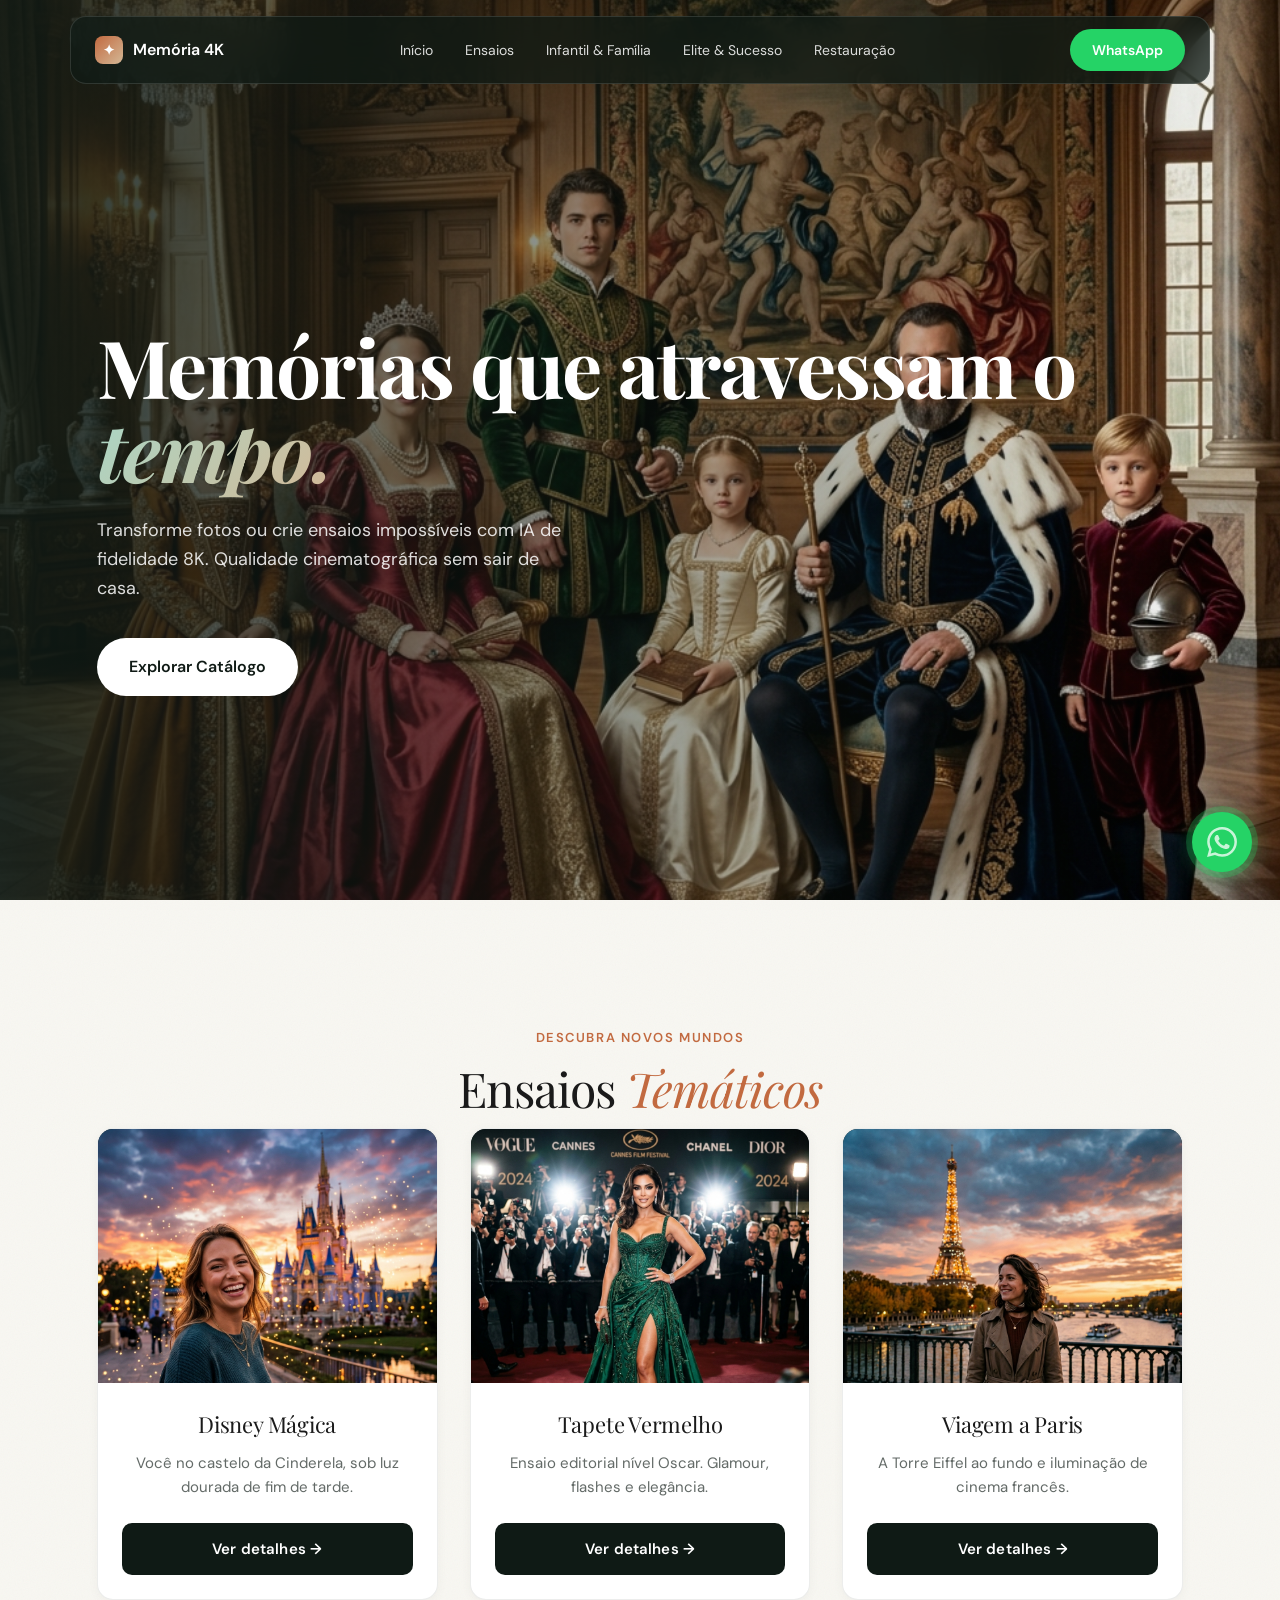
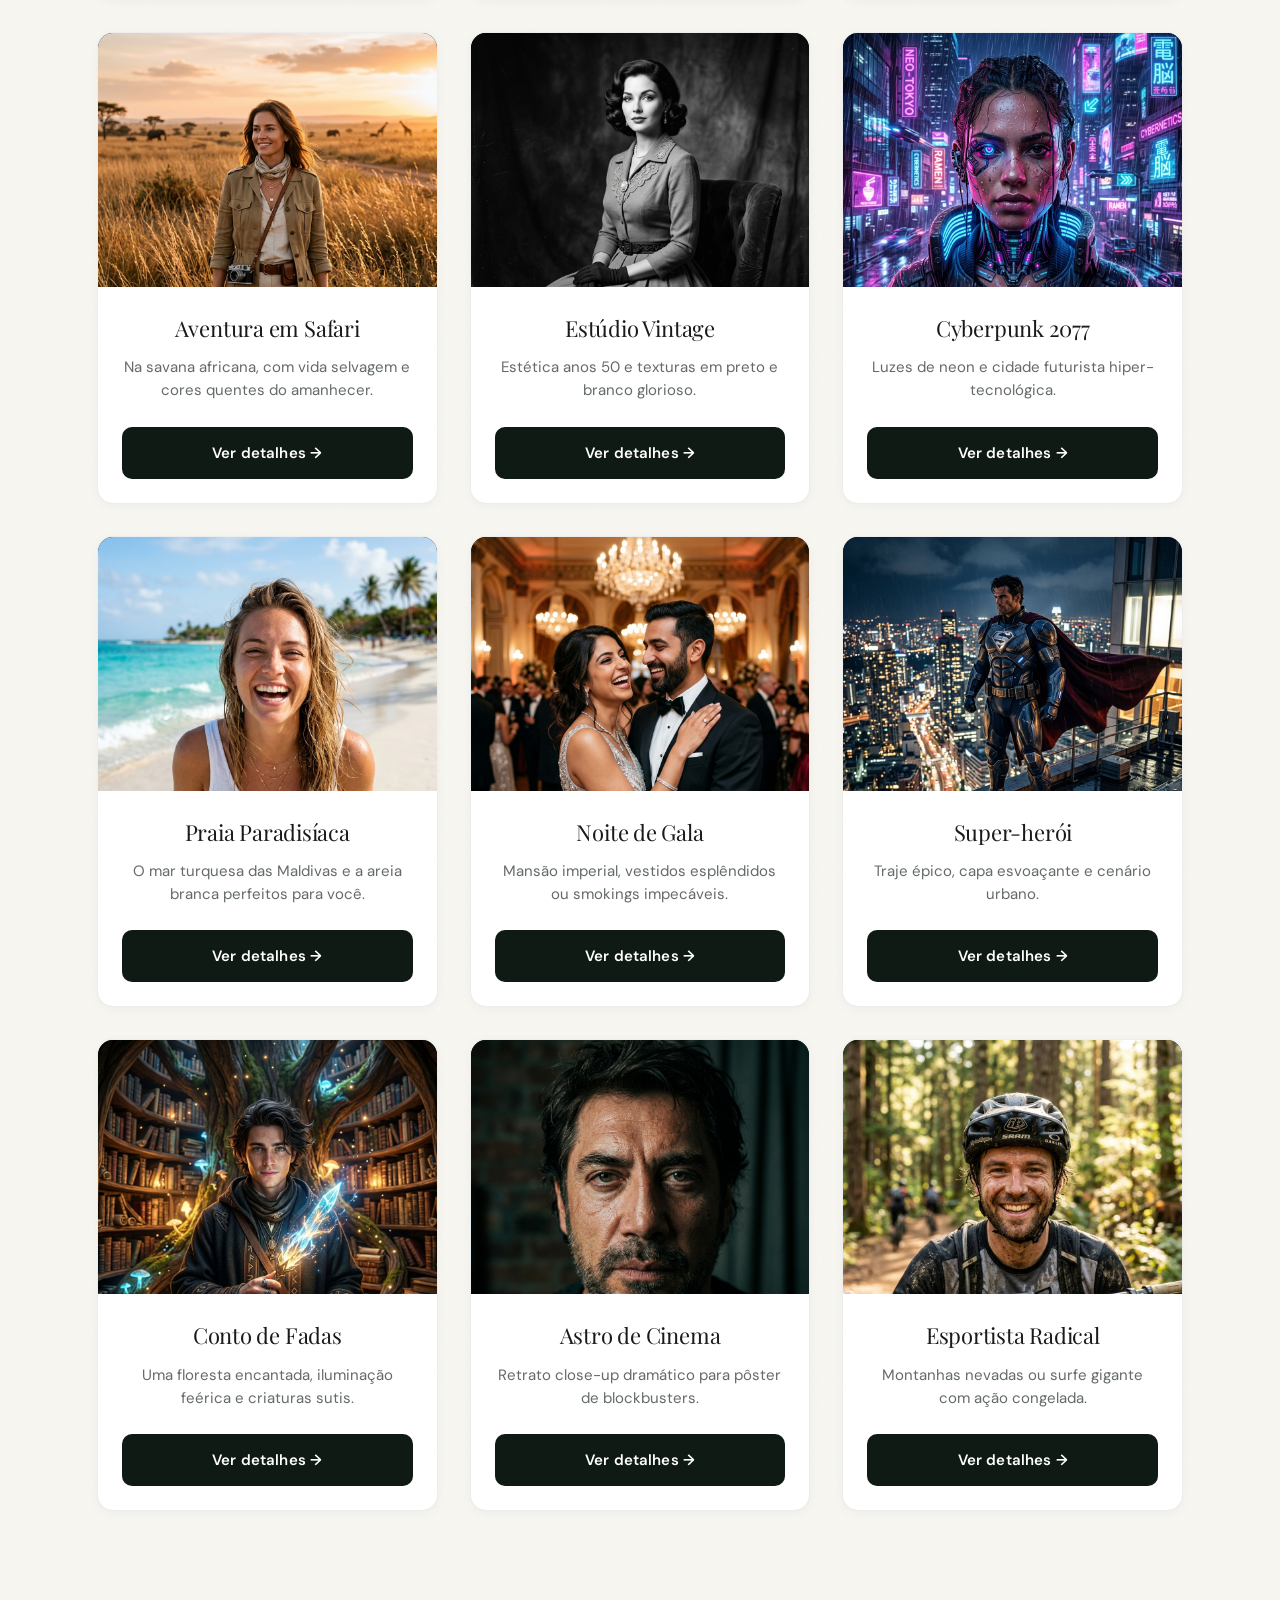
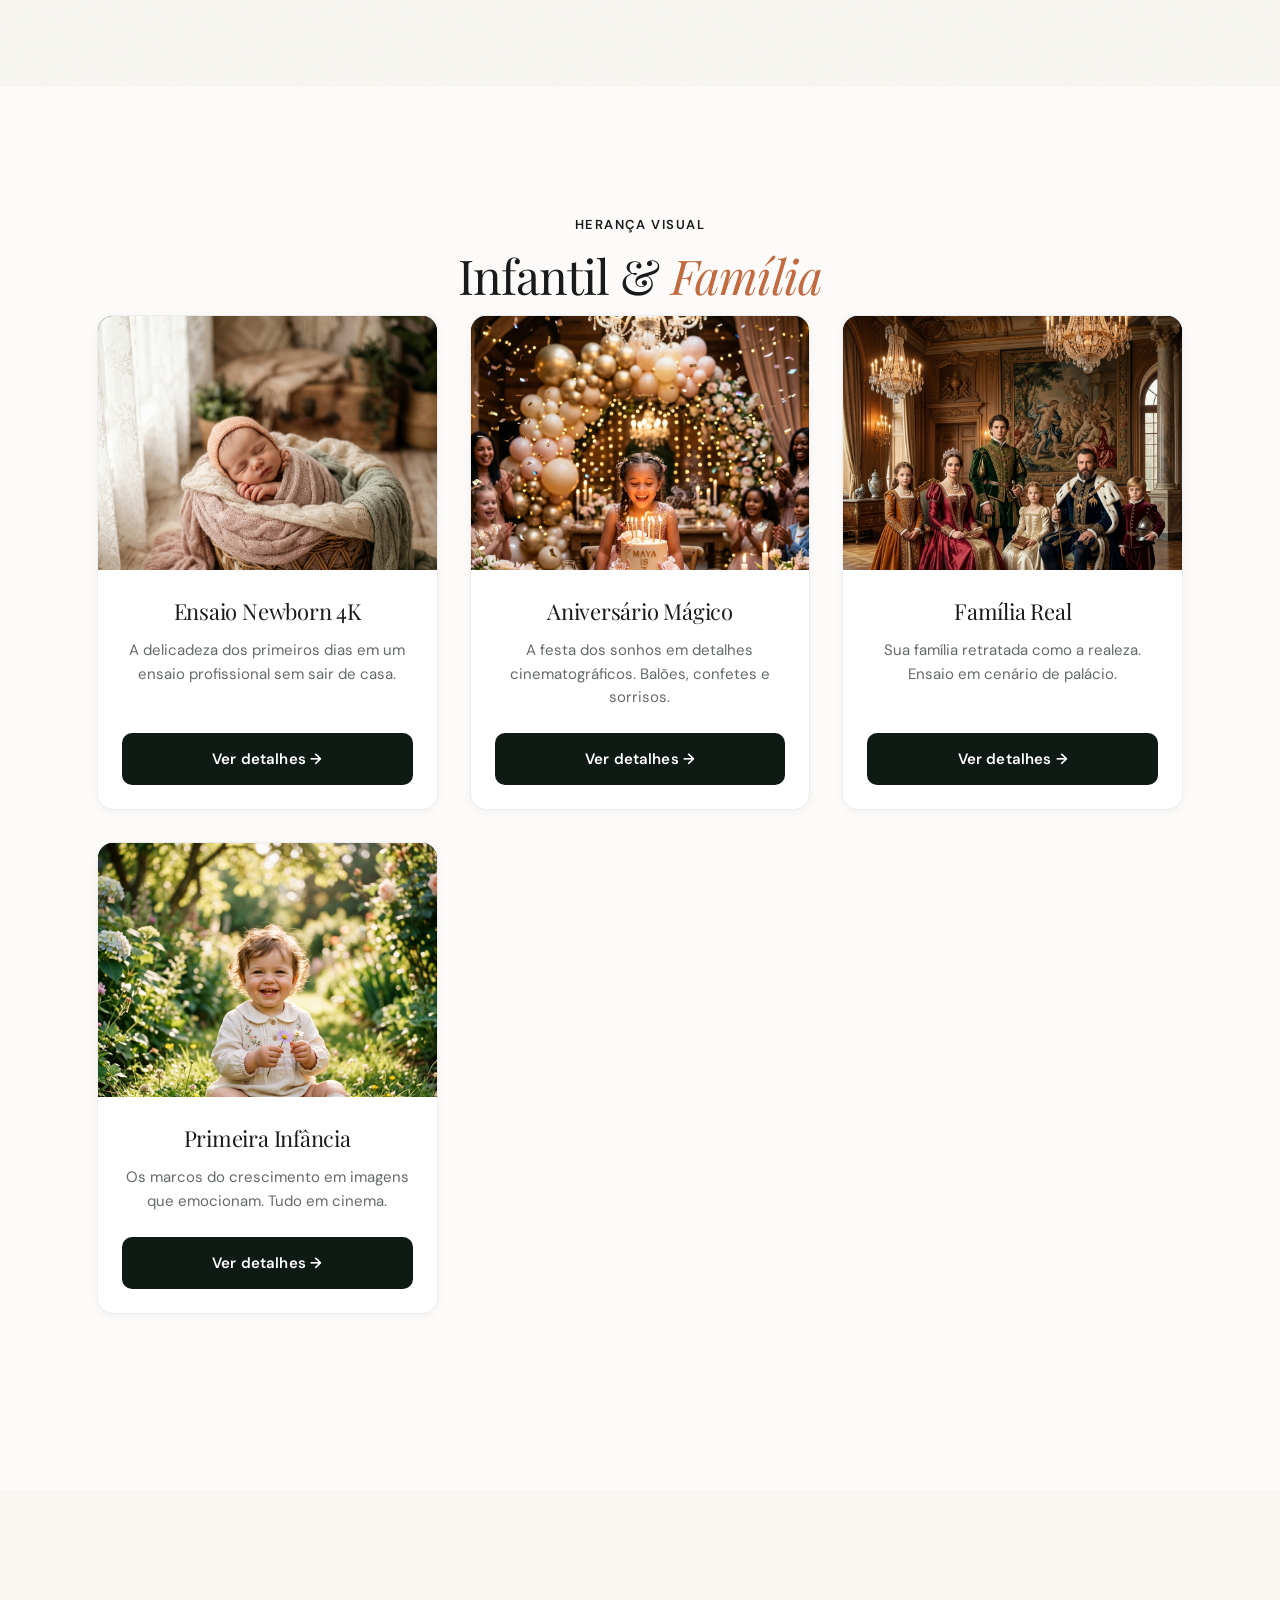
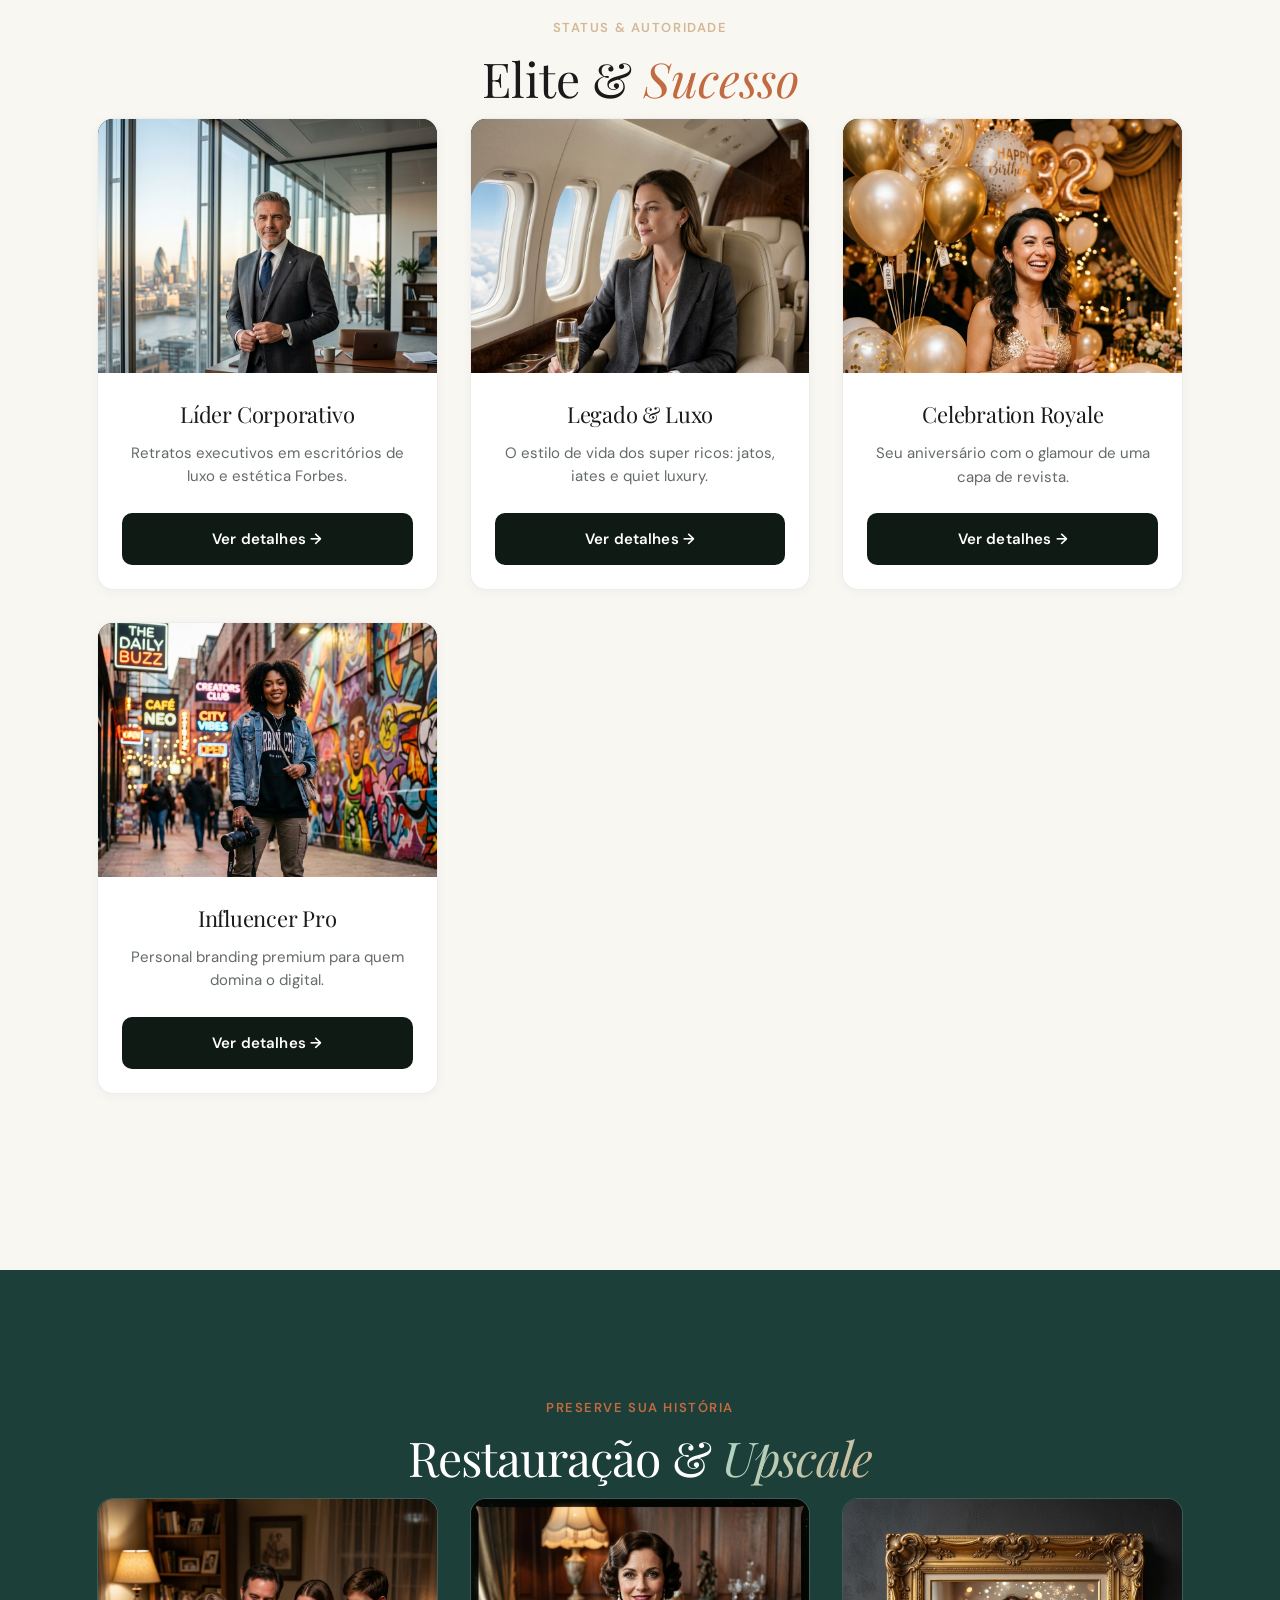
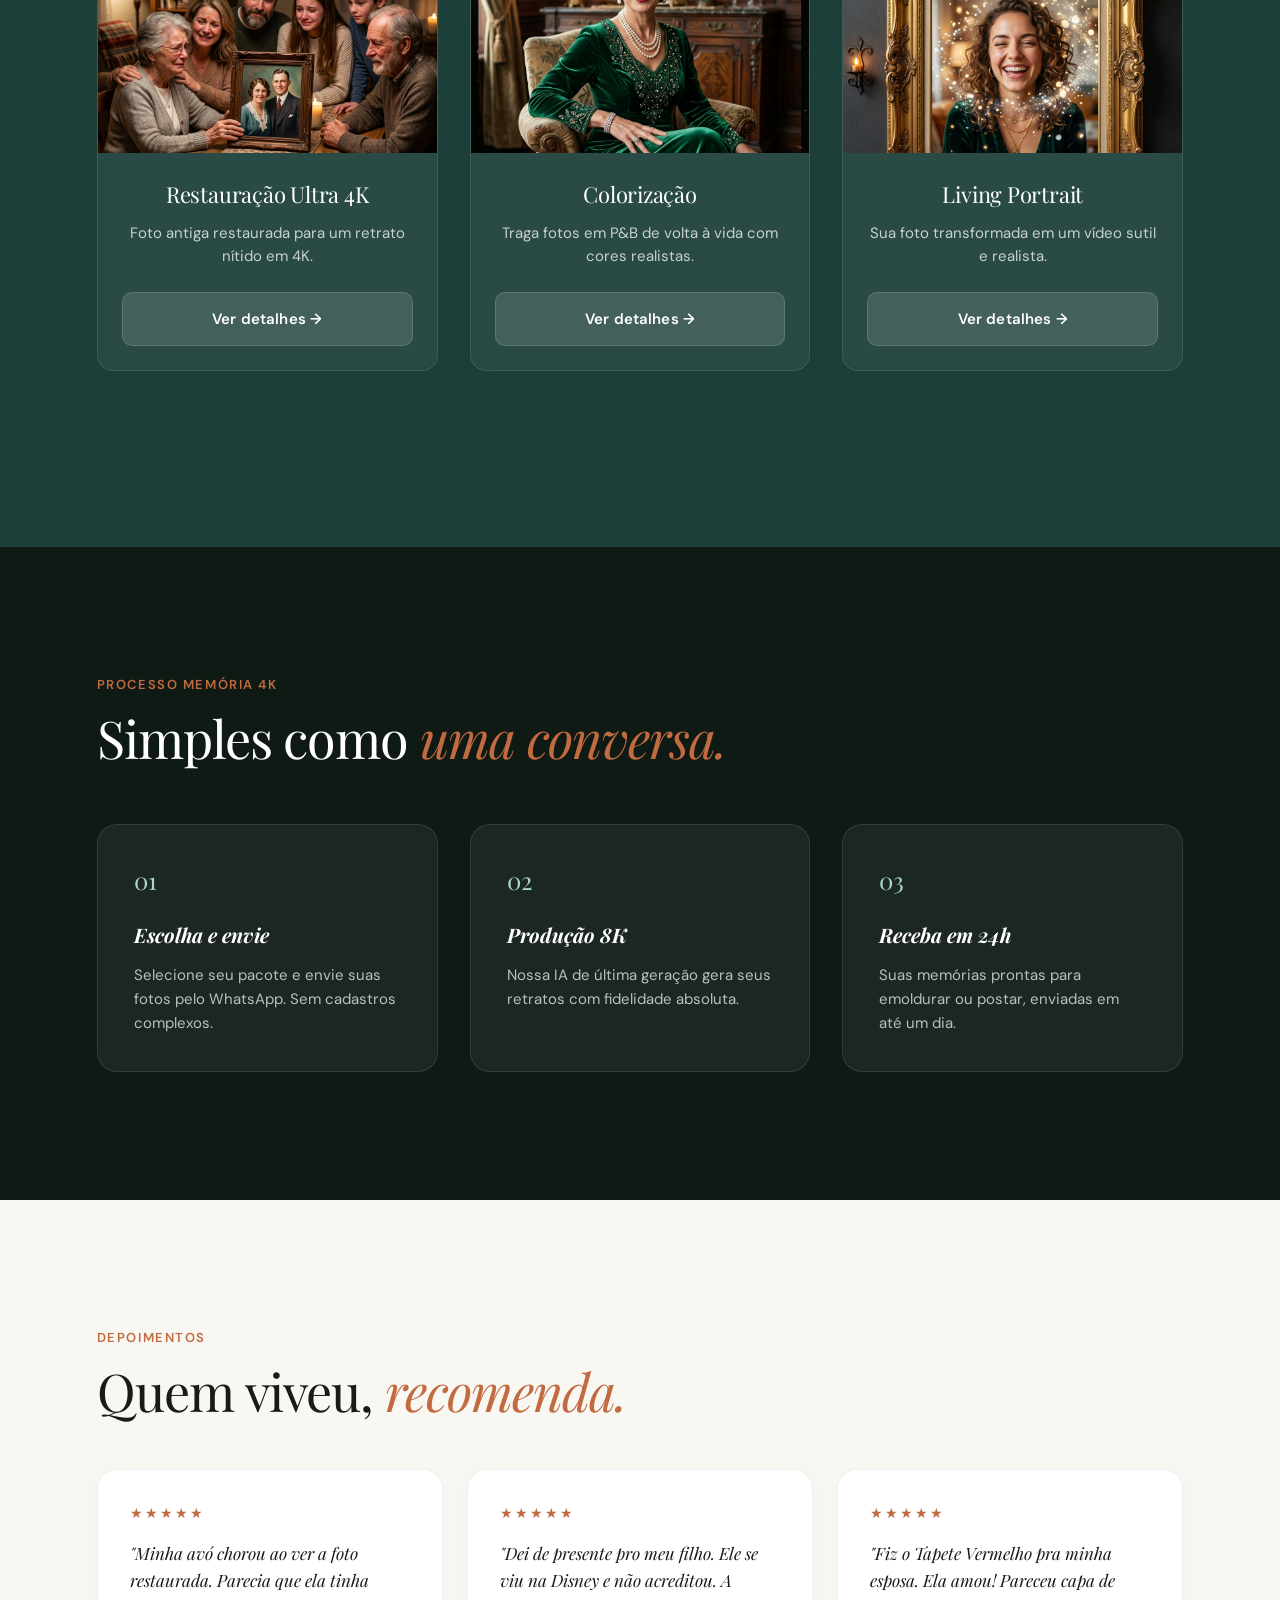
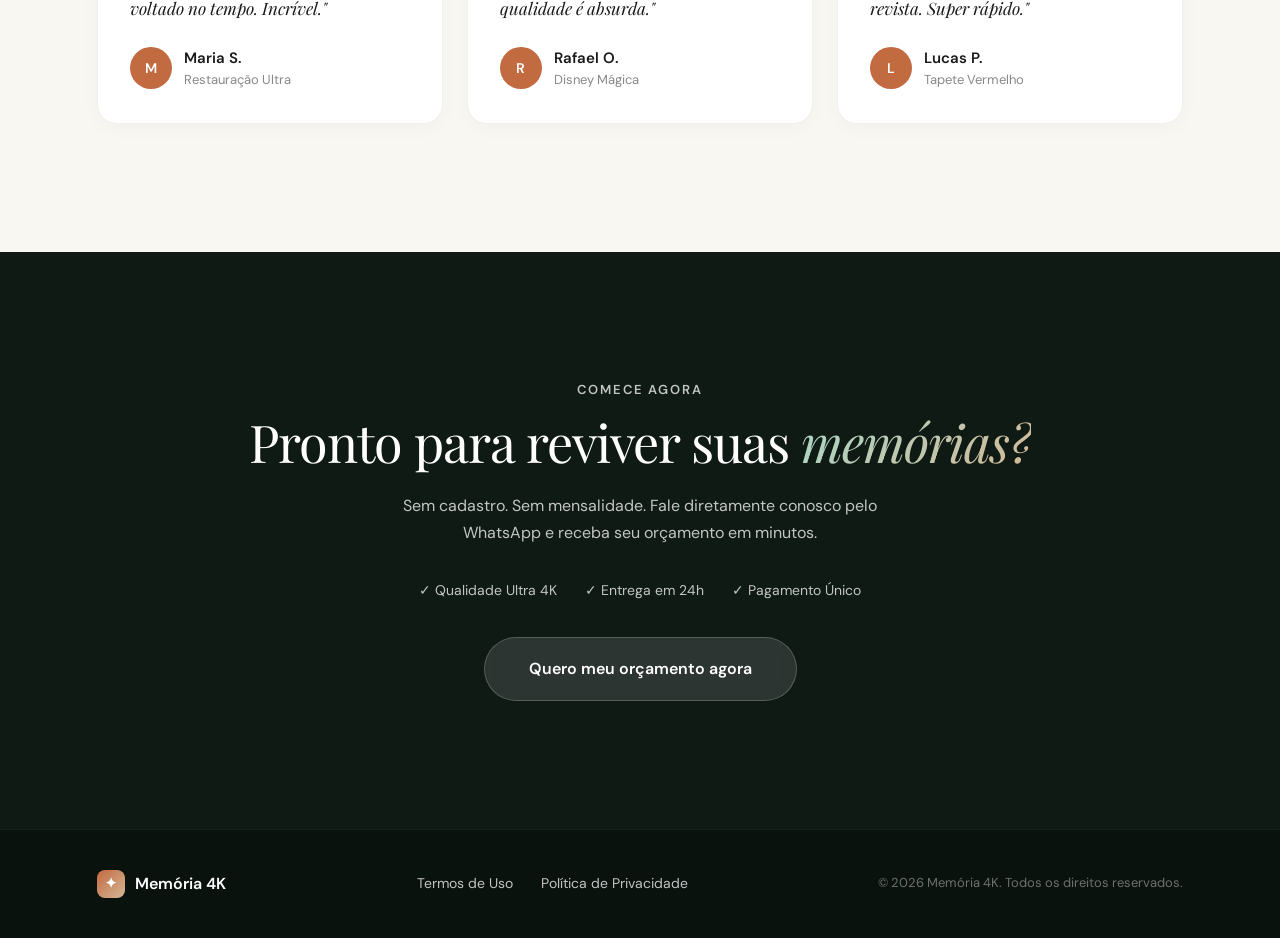
<file: index.html>
<!DOCTYPE html>
<html lang="pt-BR">
<head>
  <meta charset="UTF-8">
  <meta name="viewport" content="width=device-width, initial-scale=1.0">
  <title>Memória 4K — Ensaios Fotográficos com IA de Alta Fidelidade</title>
  <meta name="description" content="Transforme fotos antigas em retratos 4K ou crie ensaios fotográficos impossíveis. Qualidade cinematográfica. Sem mensalidade. Entrega em até 24h.">

  <!-- Open Graph / WhatsApp -->
  <meta property="og:type" content="website">
  <meta property="og:title" content="Memória 4K — Suas memórias em 8K">
  <meta property="og:description" content="Restauração de fotos antigas e ensaios fotográficos impossíveis com inteligência artificial.">
  <meta property="og:image" content="hero.png">
  <meta property="og:url" content="https://rgquadrado-afk.github.io/memoria-4k/">
  
  <link rel="icon" type="image/png" href="favicon.png">
  <link rel="preconnect" href="https://fonts.googleapis.com">
  <link rel="preconnect" href="https://fonts.gstatic.com" crossorigin>
  <link href="https://fonts.googleapis.com/css2?family=Playfair+Display:ital,wght@0,400;0,700;1,400;1,700&family=DM+Sans:ital,wght@0,300;0,400;0,500;0,600;0,700;1,400&display=swap" rel="stylesheet">
  <link rel="stylesheet" href="css/style.css?v=revisao_final_2026">

  <!-- Google tag (gtag.js) -->
  <script async src="https://www.googletagmanager.com/gtag/js?id=AW-18123932698"></script>
  <script>
    window.dataLayer = window.dataLayer || [];
    function gtag(){dataLayer.push(arguments);}
    gtag('js', new Date());
    gtag('config', 'AW-18123932698');

    // Rastreamento automático de cliques no WhatsApp (PMax)
    document.addEventListener('DOMContentLoaded', function() {
      document.body.addEventListener('click', function(e) {
        let target = e.target.closest('a');
        if (target && target.href && target.href.includes('wa.me')) {
          gtag('event', 'conversion', {
            'send_to': 'AW-18123932698',
            'event_category': 'Contato',
            'event_label': 'Clique WhatsApp'
          });
        }
      });
    });
  </script>
</head>
<body id="inicio">
  <nav class="navbar" id="navbar">
    <div class="navbar__logo">
      <div class="navbar__logo-icon">✦</div>
      Memória 4K
    </div>
    <ul class="navbar__links" id="nav-links">
      <li><a href="#inicio">Início</a></li>
      <li><a href="#catalogo">Ensaios</a></li>
      <li><a href="#familia">Infantil & Família</a></li>
      <li><a href="#lifestyle">Elite & Sucesso</a></li>
      <li><a href="#restauracao">Restauração</a></li>
    </ul>
    <button class="navbar__hamburger" id="hamburger" aria-label="Menu">
      <span></span><span></span><span></span>
    </button>
    <a href="https://wa.me/5511915101982" class="navbar__cta">WhatsApp</a>
  </nav>

  <!-- HERO -->
  <header class="hero">
    <div class="hero__bg" id="hero-slider">
      <img src="hero.png" alt="Hero" class="hero-slide active">
    </div>
    <div class="hero__content">
      <h1 class="reveal">Memórias que atravessam o <em>tempo.</em></h1>
      <p class="hero__subtitle reveal">Transforme fotos ou crie ensaios impossíveis com IA de fidelidade 8K. Qualidade cinematográfica sem sair de casa.</p>
      <a href="#catalogo" class="hero__cta reveal">Explorar Catálogo</a>
    </div>
  </header>

  <!-- ENSAIOS TEMÁTICOS -->
  <section class="catalog-section bg-textured" id="catalogo">
    <div class="container">
      <div class="catalog-header reveal">
        <p class="section-eyebrow">Descubra novos mundos</p>
        <h2 class="section-title">Ensaios <em>Temáticos</em></h2>
        <div class="catalog-grid" id="grid-tematicos"></div>
      </div>
    </div>
  </section>

  <!-- INFANTIL & FAMÍLIA -->
  <section class="catalog-section" id="familia" style="background-color: #fcfbf9; color: #1a1a1a;">
    <div class="container">
      <div class="catalog-header reveal">
        <p class="section-eyebrow" style="color: var(--gold);">Herança Visual</p>
        <h2 class="section-title">Infantil & <em>Família</em></h2>
        <div class="catalog-grid" id="grid-familia"></div>
      </div>
    </div>
  </section>

  <!-- ELITE & SUCESSO (Lifestyle) -->
  <section class="catalog-section" id="lifestyle">
    <div class="container">
      <div class="catalog-header reveal">
        <p class="section-eyebrow" style="color: var(--amber);">Status & Autoridade</p>
        <h2 class="catalog-title">Elite & <em>Sucesso</em></h2>
        <div class="catalog-grid" id="grid-lifestyle"></div>
      </div>
    </div>
  </section>

  <!-- RESTAURAÇÃO -->
  <section class="catalog-section dark" id="restauracao">
    <div class="container">
      <div class="catalog-header reveal">
        <p class="section-eyebrow">Preserve sua história</p>
        <h2 class="section-title">Restauração & <em>Upscale</em></h2>
        <div class="catalog-grid" id="grid-restauracao"></div>
      </div>
    </div>
  </section>

  <!-- COMO FUNCIONA -->
  <section class="how-it-works" id="como-funciona">
    <div class="container">
      <div class="reveal">
        <p class="section-eyebrow">Processo Memória 4K</p>
        <h2 class="section-title">Simples como <em>uma conversa.</em></h2>
      </div>
      <div class="steps">
        <div class="step reveal">
          <div class="step__number">01</div>
          <h3 class="step__title">Escolha e envie</h3>
          <p class="step__desc">Selecione seu pacote e envie suas fotos pelo WhatsApp. Sem cadastros complexos.</p>
        </div>
        <div class="step reveal">
          <div class="step__number">02</div>
          <h3 class="step__title">Produção 8K</h3>
          <p class="step__desc">Nossa IA de última geração gera seus retratos com fidelidade absoluta.</p>
        </div>
        <div class="step reveal">
          <div class="step__number">03</div>
          <h3 class="step__title">Receba em 24h</h3>
          <p class="step__desc">Suas memórias prontas para emoldurar ou postar, enviadas em até um dia.</p>
        </div>
      </div>
    </div>
  </section>

  <!-- DEPOIMENTOS -->
  <section class="testimonials" id="depoimentos">
    <div class="container">
      <div class="reveal">
        <p class="section-eyebrow">Depoimentos</p>
        <h2 class="section-title">Quem viveu, <em>recomenda.</em></h2>
      </div>
      <div class="testimonials__grid">
        <div class="testimonial-card reveal">
          <div class="testimonial-card__stars">★★★★★</div>
          <p class="testimonial-card__quote">"Minha avó chorou ao ver a foto restaurada. Parecia que ela tinha voltado no tempo. Incrível."</p>
          <div class="testimonial-card__author">
            <div class="testimonial-card__avatar">M</div>
            <div>
              <div class="testimonial-card__name">Maria S.</div>
              <div class="testimonial-card__role">Restauração Ultra</div>
            </div>
          </div>
        </div>
        <div class="testimonial-card reveal">
          <div class="testimonial-card__stars">★★★★★</div>
          <p class="testimonial-card__quote">"Dei de presente pro meu filho. Ele se viu na Disney e não acreditou. A qualidade é absurda."</p>
          <div class="testimonial-card__author">
            <div class="testimonial-card__avatar">R</div>
            <div>
              <div class="testimonial-card__name">Rafael O.</div>
              <div class="testimonial-card__role">Disney Mágica</div>
            </div>
          </div>
        </div>
        <div class="testimonial-card reveal">
          <div class="testimonial-card__stars">★★★★★</div>
          <p class="testimonial-card__quote">"Fiz o Tapete Vermelho pra minha esposa. Ela amou! Pareceu capa de revista. Super rápido."</p>
          <div class="testimonial-card__author">
            <div class="testimonial-card__avatar">L</div>
            <div>
              <div class="testimonial-card__name">Lucas P.</div>
              <div class="testimonial-card__role">Tapete Vermelho</div>
            </div>
          </div>
        </div>
      </div>
    </div>
  </section>

  <!-- CTA FINAL -->
  <section class="cta-final">
    <div class="container">
      <div class="reveal">
        <p class="section-eyebrow cta-final__eyebrow">Comece agora</p>
        <h2 class="section-title cta-final__title">Pronto para reviver suas <em>memórias?</em></h2>
        <p class="cta-final__subtitle">Sem cadastro. Sem mensalidade. Fale diretamente conosco pelo WhatsApp e receba seu orçamento em minutos.</p>
        <div class="cta-final__badges">
          <span class="cta-badge">✓ Qualidade Ultra 4K</span>
          <span class="cta-badge">✓ Entrega em 24h</span>
          <span class="cta-badge">✓ Pagamento Único</span>
        </div>
        <a href="https://wa.me/5511915101982" target="_blank" rel="noopener noreferrer" class="cta-final__button">
          Quero meu orçamento agora
        </a>
      </div>
    </div>
  </section>

  <!-- FOOTER -->
  <footer class="footer">
    <div class="footer__inner">
      <div class="footer__logo">
        <div class="footer__logo-icon">✦</div>
        Memória 4K
      </div>
      <nav class="footer__links">
        <a href="#">Termos de Uso</a>
        <a href="#">Política de Privacidade</a>
      </nav>
      <span class="footer__copy">© 2026 Memória 4K. Todos os direitos reservados.</span>
    </div>
  </footer>

  <!-- WHATSAPP FAB -->
  <a href="https://wa.me/5511915101982" target="_blank" rel="noopener noreferrer" class="whatsapp-fab">
    <span class="whatsapp-fab__label">Falar no WhatsApp</span>
    <div class="whatsapp-fab__btn">
      <svg viewBox="0 0 24 24"><path d="M17.472 14.382c-.297-.149-1.758-.867-2.03-.967-.273-.099-.471-.148-.67.15-.197.297-.767.966-.94 1.164-.173.199-.347.223-.644.075-.297-.15-1.255-.463-2.39-1.475-.883-.788-1.48-1.761-1.653-2.059-.173-.297-.018-.458.13-.606.134-.133.298-.347.446-.52.149-.174.198-.298.298-.497.099-.198.05-.371-.025-.52-.075-.149-.669-1.612-.916-2.207-.242-.579-.487-.5-.669-.51-.173-.008-.371-.01-.57-.01-.198 0-.52.074-.792.372-.272.297-1.04 1.016-1.04 2.479 0 1.462 1.065 2.875 1.213 3.074.149.198 2.096 3.2 5.077 4.487.709.306 1.262.489 1.694.625.712.227 1.36.195 1.871.118.571-.085 1.758-.719 2.006-1.413.248-.694.248-1.289.173-1.413-.074-.124-.272-.198-.57-.347m-5.421 7.403h-.004a9.87 9.87 0 01-5.031-1.378l-.361-.214-3.741.982.998-3.648-.235-.374a9.86 9.86 0 01-1.51-5.26c.001-5.45 4.436-9.884 9.888-9.884 2.64 0 5.122 1.03 6.988 2.898a9.825 9.825 0 012.893 6.994c-.003 5.45-4.437 9.884-9.885 9.884m8.413-18.297A11.815 11.815 0 0012.05 0C5.495 0 .16 5.335.157 11.892c0 2.096.547 4.142 1.588 5.945L.057 24l6.305-1.654a11.882 11.882 0 005.683 1.448h.005c6.554 0 11.89-5.335 11.893-11.893a11.821 11.821 0 00-3.48-8.413Z"/></svg>
    </div>
  </a>

  <script src="js/data.js?v=revisao_final_2026"></script>
  <script src="js/main.js?v=revisao_final_2026"></script>
</body>
</html>
</file>
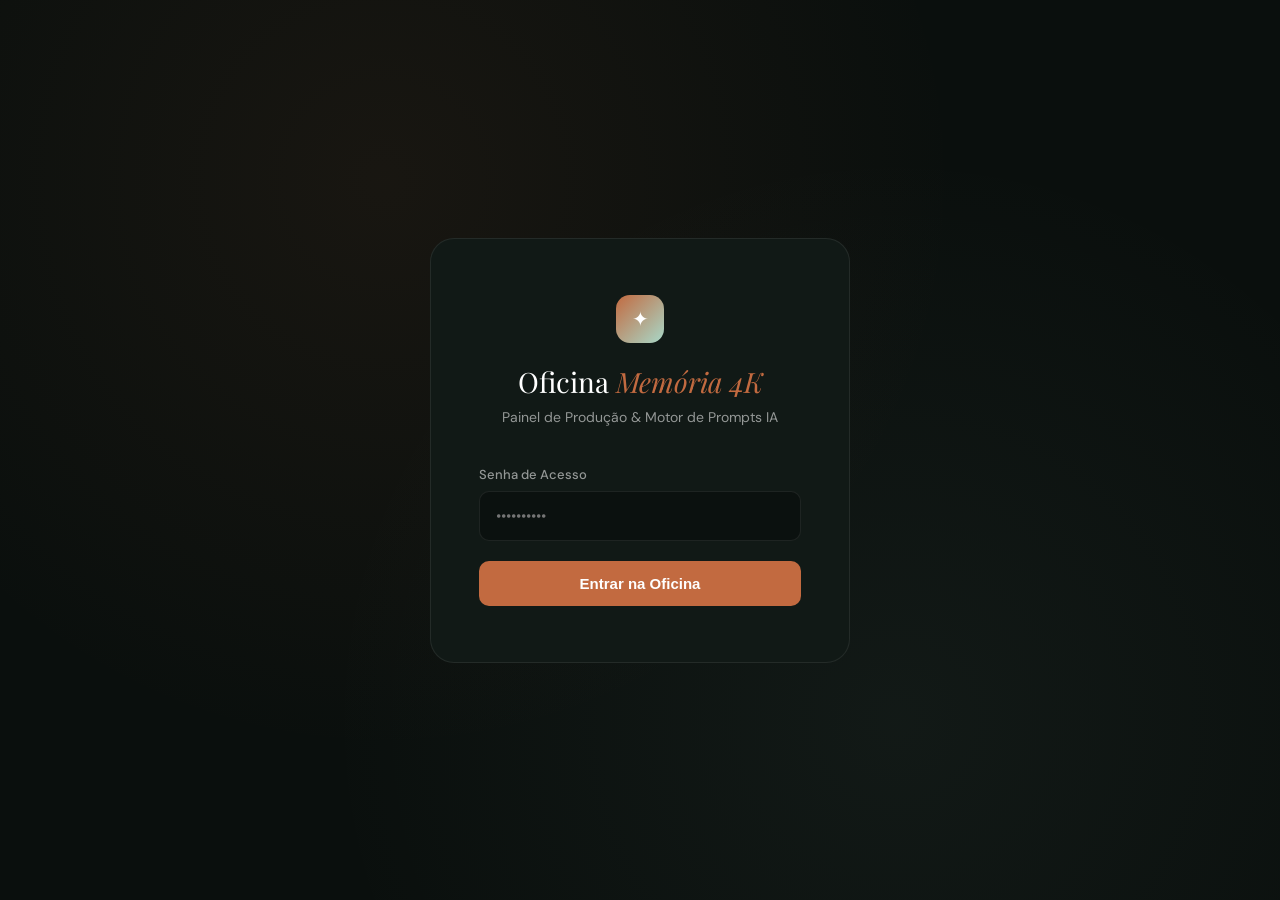
<file: admin.html>
<!DOCTYPE html>
<html lang="pt-BR">
<head>
  <meta charset="UTF-8">
  <meta name="viewport" content="width=device-width, initial-scale=1.0">
  <title>Oficina Memória 4K — Painel de Produção</title>
  <link rel="icon" type="image/png" href="favicon.png">
  <link href="https://fonts.googleapis.com/css2?family=Playfair+Display:ital,wght@0,400;0,700;1,400&family=DM+Sans:wght@300;400;500;600;700&family=JetBrains+Mono:wght@400;500&display=swap" rel="stylesheet">
  <link rel="stylesheet" href="css/admin.css">
</head>
<body>
  <!-- LOGIN SCREEN -->
  <div id="login-screen" class="login-screen">
    <div class="login-card">
      <div class="login-logo">
        <div class="login-logo__icon">✦</div>
        <h1>Oficina <em>Memória 4K</em></h1>
        <p class="login-subtitle">Painel de Produção & Motor de Prompts IA</p>
      </div>
      <div class="login-form">
        <label for="admin-pass">Senha de Acesso</label>
        <input type="password" id="admin-pass" placeholder="••••••••••" autocomplete="off">
        <button id="login-btn" class="btn-login">Entrar na Oficina</button>
        <p id="login-error" class="login-error" style="display:none;">Acesso negado. Senha incorreta.</p>
      </div>
    </div>
  </div>

  <!-- ADMIN DASHBOARD -->
  <div id="admin-dashboard" class="admin-dashboard" style="display:none;">
    <!-- Top Bar -->
    <header class="admin-topbar">
      <div class="admin-topbar__left">
        <div class="admin-logo-icon">✦</div>
        <span class="admin-logo-text">Oficina <em>Memória 4K</em></span>
      </div>
      <div class="admin-topbar__right">
        <span class="admin-status-badge">● Motor Ativo</span>
        <button id="logout-btn" class="btn-logout">Sair</button>
      </div>
    </header>

    <div class="admin-layout">
      <!-- SIDEBAR -->
      <aside class="admin-sidebar">
        <div class="sidebar-section">
          <h3 class="sidebar-title">Navegação</h3>
          <div class="sidebar-nav">
            <button class="nav-tab active" data-view="prompts">⚡ Motor de Prompts</button>
            <button class="nav-tab" data-view="billing">💰 Faturamento</button>
          </div>
        </div>
        <div id="sidebar-prompts">
          <div class="sidebar-section">
            <h3 class="sidebar-title">Pacotes</h3>
            <div class="sidebar-filters">
              <button class="filter-btn active" data-filter="all">Todos <span class="filter-count" id="count-all">23</span></button>
              <button class="filter-btn" data-filter="tematicos">Temáticos <span class="filter-count" id="count-tematicos">12</span></button>
              <button class="filter-btn" data-filter="familia">Família <span class="filter-count" id="count-familia">4</span></button>
              <button class="filter-btn" data-filter="lifestyle">Elite <span class="filter-count" id="count-lifestyle">4</span></button>
              <button class="filter-btn" data-filter="restauracao">Restauração <span class="filter-count" id="count-restauracao">3</span></button>
            </div>
          </div>
          <div class="package-list" id="package-list"></div>
        </div>
      </aside>

      <!-- MAIN PANEL -->
      <main class="admin-main">
        <!-- Welcome State -->
        <div id="welcome-state" class="welcome-state">
          <div class="welcome-icon">🎯</div>
          <h2>Selecione um pacote</h2>
          <p>Escolha um pacote na lista à esquerda para gerar prompts personalizados para o cliente.</p>
          <div class="stats-grid">
            <div class="stat-card">
              <div class="stat-number" id="stat-total">23</div>
              <div class="stat-label">Pacotes Ativos</div>
            </div>
            <div class="stat-card">
              <div class="stat-number">Hasselblad</div>
              <div class="stat-label">X2D 100C Default</div>
            </div>
            <div class="stat-card">
              <div class="stat-number">Gemini</div>
              <div class="stat-label">Motor de IA</div>
            </div>
          </div>
        </div>

        <!-- BILLING PANEL -->
        <div id="billing-panel" class="billing-panel" style="display:none;">
          <div class="billing-header">
            <h2 class="pkg-title">💰 Controle de Faturamento</h2>
            <p class="pkg-desc">Registre vendas e acompanhe a receita do Memória 4K.</p>
          </div>

          <!-- Summary Cards -->
          <div class="billing-summary">
            <div class="billing-card">
              <div class="billing-card__label">Hoje</div>
              <div class="billing-card__value" id="bill-today">R$ 0,00</div>
            </div>
            <div class="billing-card">
              <div class="billing-card__label">Este Mês</div>
              <div class="billing-card__value" id="bill-month">R$ 0,00</div>
            </div>
            <div class="billing-card">
              <div class="billing-card__label">Total Geral</div>
              <div class="billing-card__value accent" id="bill-total">R$ 0,00</div>
            </div>
            <div class="billing-card">
              <div class="billing-card__label">Pedidos</div>
              <div class="billing-card__value" id="bill-count">0</div>
            </div>
          </div>

          <!-- Add Sale Form -->
          <div class="glass-panel">
            <h3 class="panel-title">➕ Registrar Venda</h3>
            <div class="form-grid">
              <div class="form-field">
                <label for="sale-client">Cliente</label>
                <input type="text" id="sale-client" placeholder="Nome do cliente">
              </div>
              <div class="form-field">
                <label for="sale-package">Pacote</label>
                <select id="sale-package"></select>
              </div>
              <div class="form-field">
                <label for="sale-qty">Qtd. Fotos</label>
                <select id="sale-qty">
                  <option value="7">7 fotos</option>
                  <option value="12">12 fotos</option>
                  <option value="25">25 fotos</option>
                </select>
              </div>
              <div class="form-field">
                <label for="sale-value">Valor (R$)</label>
                <input type="number" id="sale-value" placeholder="0.00" step="0.01">
              </div>
              <div class="form-field">
                <label for="sale-status">Status</label>
                <select id="sale-status">
                  <option value="pago">✅ Pago</option>
                  <option value="pendente">⏳ Pendente</option>
                  <option value="produzindo">🎨 Produzindo</option>
                  <option value="entregue">📦 Entregue</option>
                </select>
              </div>
              <div class="form-field">
                <label for="sale-date">Data</label>
                <input type="date" id="sale-date">
              </div>
            </div>
            <button id="btn-add-sale" class="btn-generate">💾 Registrar Venda</button>
          </div>

          <!-- Sales Table -->
          <div class="glass-panel">
            <h3 class="panel-title">📋 Histórico de Vendas</h3>
            <div class="table-wrapper">
              <table class="sales-table">
                <thead>
                  <tr>
                    <th>Data</th>
                    <th>Cliente</th>
                    <th>Pacote</th>
                    <th>Fotos</th>
                    <th>Valor</th>
                    <th>Status</th>
                    <th>Ações</th>
                  </tr>
                </thead>
                <tbody id="sales-table-body"></tbody>
              </table>
            </div>
            <div id="no-sales" class="no-sales">Nenhuma venda registrada ainda.</div>
          </div>
        </div>

        <!-- Prompt Generator -->
        <div id="prompt-generator" class="prompt-generator" style="display:none;">
          <!-- Package Header -->
          <div class="pkg-header">
            <div>
              <span class="pkg-tag" id="pkg-tag"></span>
              <h2 class="pkg-title" id="pkg-title"></h2>
              <p class="pkg-desc" id="pkg-desc"></p>
            </div>
            <div class="pkg-status" id="pkg-status">● Ativo</div>
          </div>

          <!-- Client Data Input -->
          <div class="client-form glass-panel">
            <h3 class="panel-title">📝 Dados do Cliente</h3>
            <div class="form-grid">
              <div class="form-field">
                <label for="client-name">Nome do Cliente</label>
                <input type="text" id="client-name" placeholder="Ex: Maria Silva">
              </div>
              <div class="form-field">
                <label for="client-gender">Gênero</label>
                <select id="client-gender">
                  <option value="female">Feminino</option>
                  <option value="male">Masculino</option>
                  <option value="non-binary">Não-binário</option>
                </select>
              </div>
              <div class="form-field">
                <label for="client-ethnicity">Etnia / Aparência</label>
                <input type="text" id="client-ethnicity" placeholder="Ex: latina, pele morena, cabelo cacheado">
              </div>
              <div class="form-field full-width">
                <label for="client-notes">Observações Especiais</label>
                <input type="text" id="client-notes" placeholder="Ex: usa óculos, quer fundo mais claro, preferência de roupa...">
              </div>
            </div>
            <button id="btn-generate" class="btn-generate">⚡ Gerar Prompt Otimizado</button>
          </div>

          <!-- Variation Selector -->
          <div class="variation-selector glass-panel">
            <h3 class="panel-title">🎨 Variação da Imagem</h3>
            <div class="variation-tabs" id="variation-tabs">
              <button class="var-tab active" data-var="0">📸 Principal</button>
              <button class="var-tab" data-var="1">🖼 Variação 2</button>
              <button class="var-tab" data-var="2">🖼 Variação 3</button>
            </div>
          </div>

          <!-- Generated Prompt Output -->
          <div class="prompt-output glass-panel" id="prompt-output" style="display:none;">
            <div class="prompt-header">
              <h3 class="panel-title">🤖 Prompt Gerado — Gemini / Imagen</h3>
              <div class="prompt-actions">
                <button id="btn-copy-compiled" class="btn-copy" title="Copiar prompt compilado">📋 Copiar Prompt</button>
                <button id="btn-copy-json" class="btn-copy btn-copy-alt" title="Copiar JSON completo">{ } Copiar JSON</button>
              </div>
            </div>

            <!-- Compiled Prompt -->
            <div class="prompt-section">
              <label class="prompt-label">PROMPT COMPILADO (Cole diretamente no Gemini)</label>
              <div class="prompt-text" id="compiled-prompt"></div>
            </div>

            <!-- Negative Prompt -->
            <div class="prompt-section">
              <label class="prompt-label">NEGATIVE PROMPT</label>
              <div class="prompt-text prompt-negative" id="negative-prompt"></div>
            </div>

            <!-- JSON Structure -->
            <div class="prompt-section">
              <label class="prompt-label">ESTRUTURA JSON COMPLETA</label>
              <pre class="prompt-json" id="json-prompt"></pre>
            </div>

            <!-- Copy Feedback -->
            <div id="copy-feedback" class="copy-feedback" style="display:none;">✓ Copiado!</div>
          </div>
        </div>
      </main>
    </div>
  </div>

  <script src="js/data.js"></script>
  <script src="js/admin.js"></script>
</body>
</html>
</file>
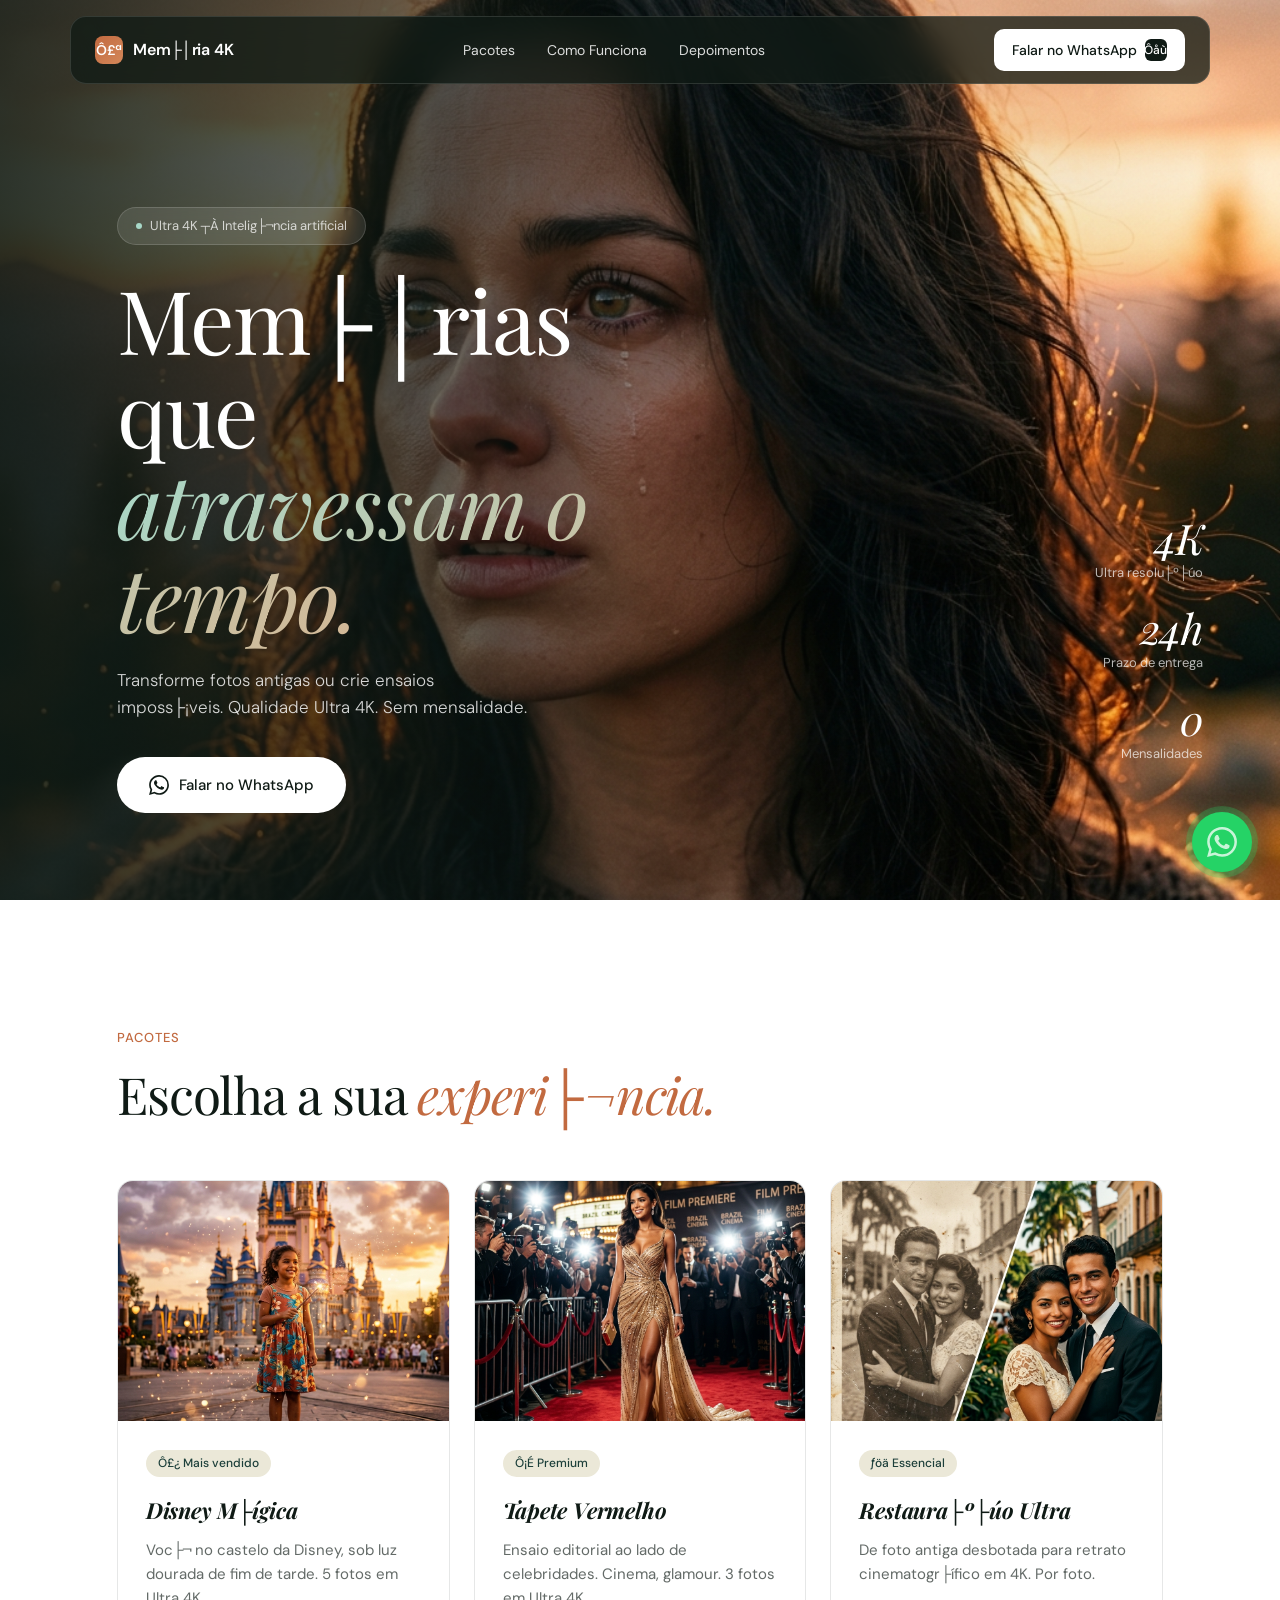
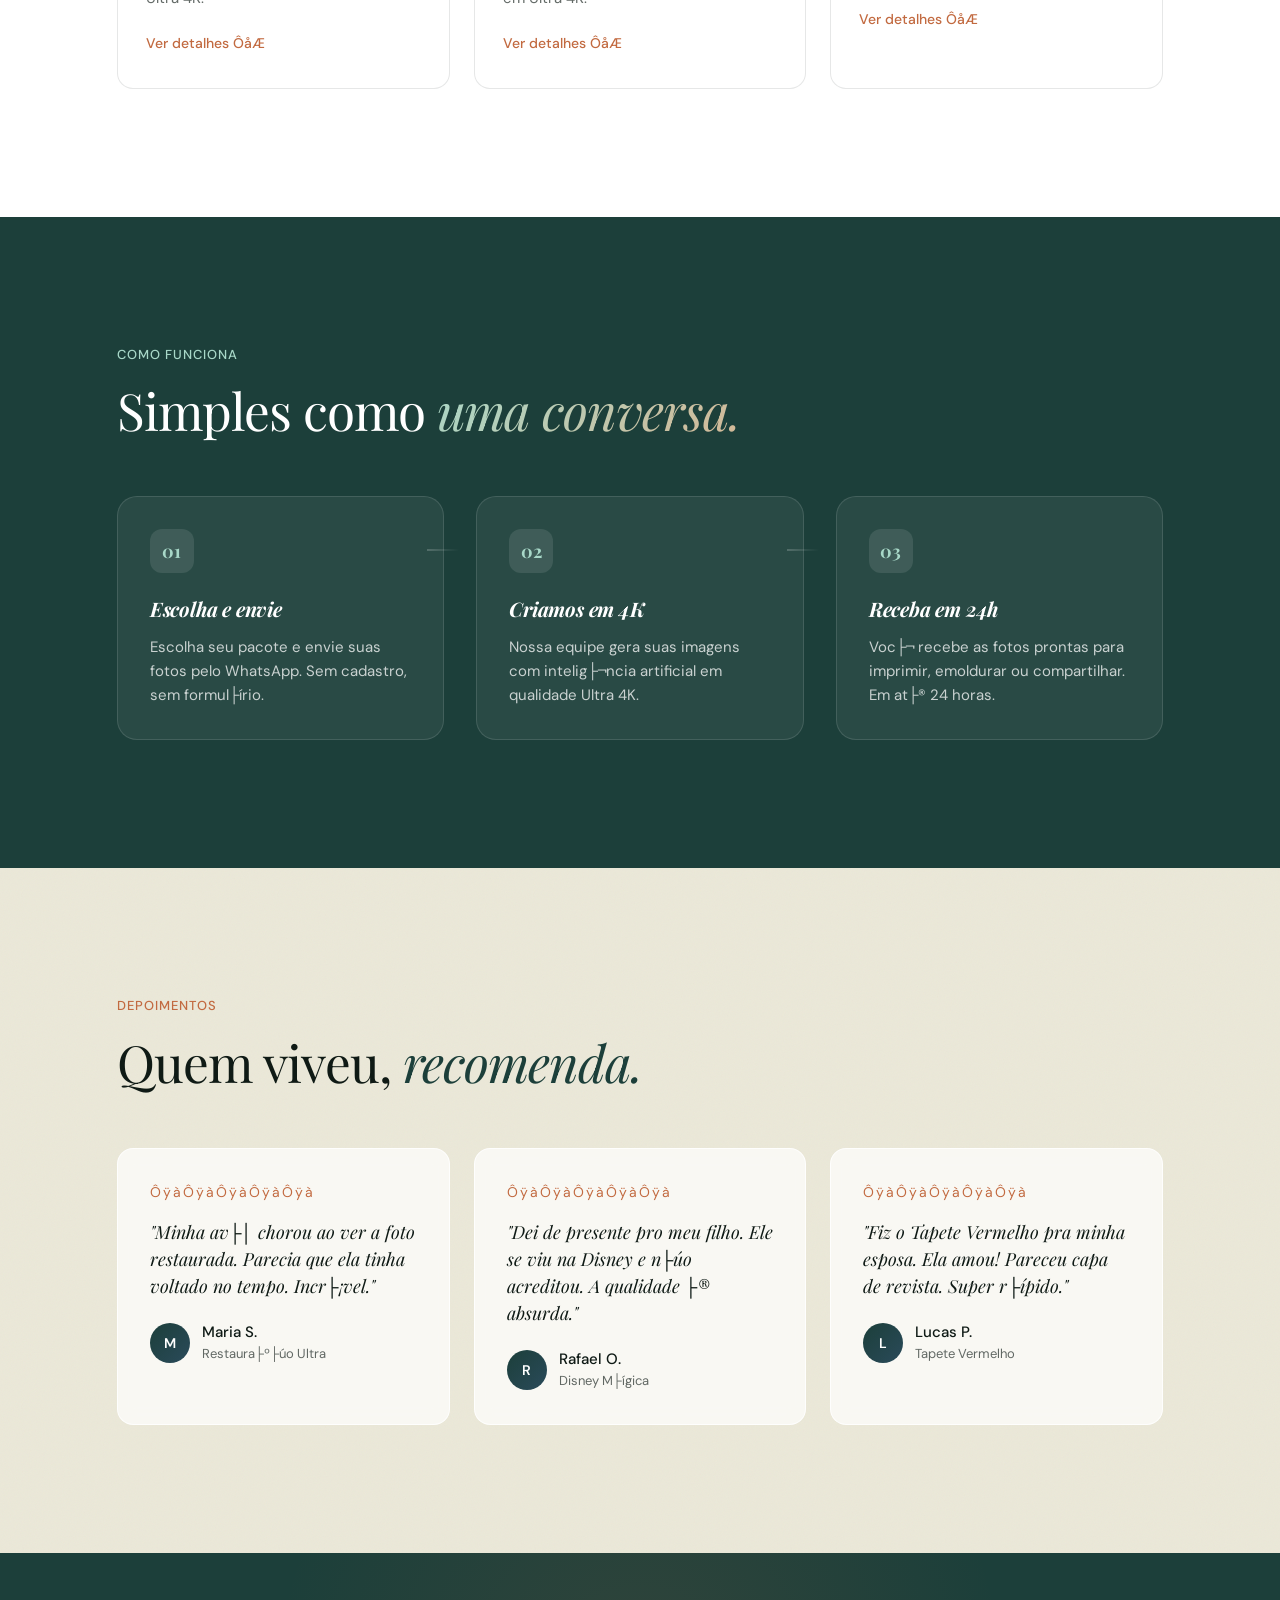
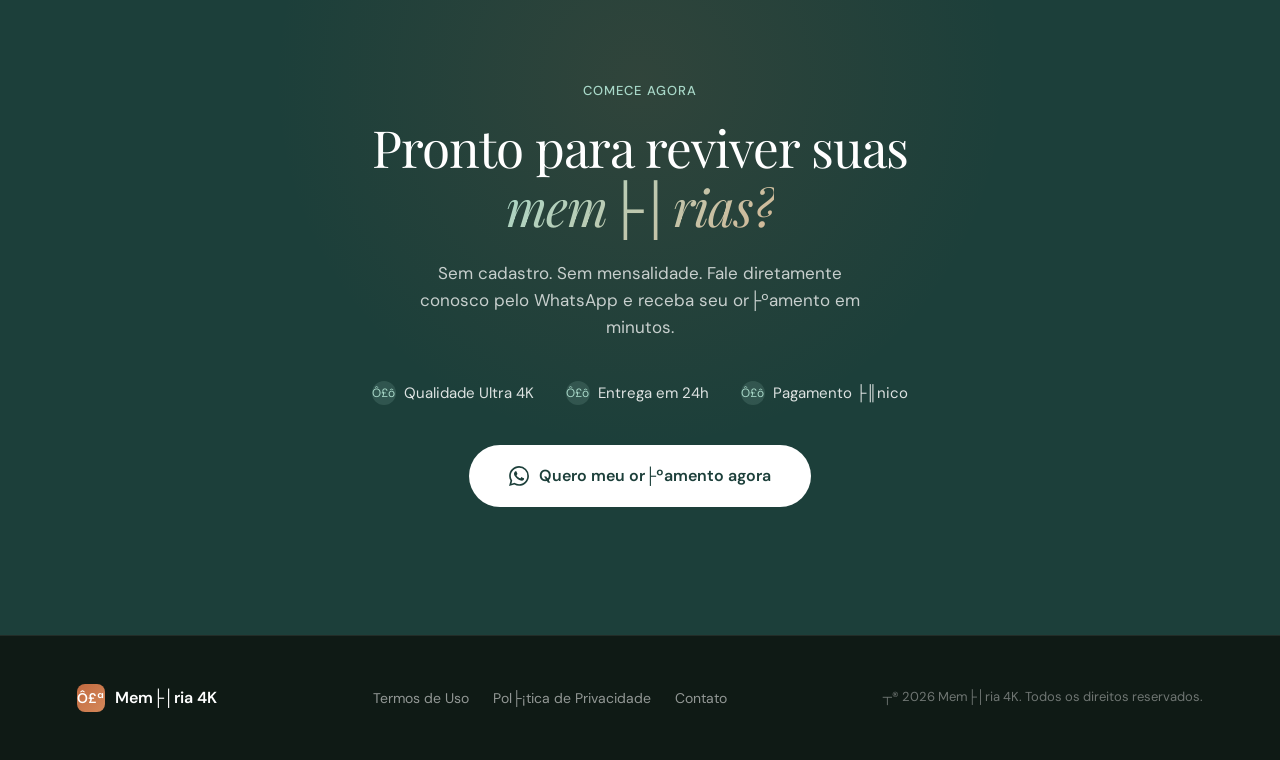
<file: scratch.html>
﻿<!DOCTYPE html>
<html lang="pt-BR">
<head>
  <meta charset="UTF-8">
  <meta name="viewport" content="width=device-width, initial-scale=1.0">
  <title>Mem├│ria 4K ÔÇö Restaura├º├úo de Fotos Antigas e Ensaios Imposs├¡veis em Ultra 4K</title>
  <meta name="description" content="Transforme fotos antigas em retratos 4K ou crie ensaios fotogr├íficos imposs├¡veis. Qualidade cinematogr├ífica. Sem mensalidade. Entrega em at├® 24h.">

  <!-- Open Graph / WhatsApp -->
  <meta property="og:type" content="website">
  <meta property="og:title" content="Mem├│ria 4K ÔÇö Suas mem├│rias, qualidade Ultra 4K">
  <meta property="og:description" content="Restaura├º├úo de fotos antigas e ensaios fotogr├íficos imposs├¡veis com intelig├¬ncia artificial. Qualidade cinematogr├ífica.">
  <meta property="og:image" content="hero.png">
  <meta property="og:url" content="">

  <!-- Favicon -->
  <link rel="icon" type="image/png" href="favicon.png">
  <link rel="apple-touch-icon" href="favicon.png">

  <!-- Google Analytics ÔÇö substitua G-XXXXXXXXXX pelo seu ID real -->
  <script async src="https://www.googletagmanager.com/gtag/js?id=G-XXXXXXXXXX"></script>
  <script>
    window.dataLayer = window.dataLayer || [];
    function gtag(){dataLayer.push(arguments);}
    gtag('js', new Date());
    gtag('config', 'G-XXXXXXXXXX');
  </script>

  <!-- Meta Pixel ÔÇö descomente e substitua pelo seu ID real
  <script>
    !function(f,b,e,v,n,t,s)
    {if(f.fbq)return;n=f.fbq=function(){n.callMethod?
    n.callMethod.apply(n,arguments):n.queue.push(arguments)};
    if(!f._fbq)f._fbq=n;n.push=n;n.loaded=!0;n.version='2.0';
    n.queue=[];t=b.createElement(e);t.async=!0;
    t.src=v;s=b.getElementsByTagName(e)[0];
    s.parentNode.insertBefore(t,s)}(window, document,'script',
    'https://connect.facebook.net/en_US/fbevents.js');
    fbq('init', 'SEU_PIXEL_ID');
    fbq('track', 'PageView');
  </script>
  -->

  <!-- Google Fonts -->
  <link rel="preconnect" href="https://fonts.googleapis.com">
  <link rel="preconnect" href="https://fonts.gstatic.com" crossorigin>
  <link href="https://fonts.googleapis.com/css2?family=Playfair+Display:ital,wght@0,400;0,700;1,400;1,700&family=DM+Sans:ital,wght@0,300;0,400;0,500;0,600;0,700;1,400&display=swap" rel="stylesheet">

  <style>
    /* ============================================
       PLUMA DESIGN SYSTEM ÔÇö CSS FOUNDATION
       Mem├│ria 4K Landing Page
       ============================================ */

    /* --- RESET & BASE --- */
    *, *::before, *::after {
      margin: 0;
      padding: 0;
      box-sizing: border-box;
    }

    :root {
      /* Brand Colors */
      --forest-deep: #1C3F3A;
      --dark-bg: #0F1A15;
      --white: #FFFFFF;
      --off-white: #EBE8D8;
      --terracotta: #C26A40;
      --amber: #D4885A;
      --teal-blue: #2A4A5A;
      --pale-teal: #A8D8C8;
      --warm-sand: #D4B896;

      /* Text */
      --text-dark: #0F1A15;
      --text-on-dark: #FFFFFF;
      --text-on-dark-muted: rgba(255,255,255,0.75);
      --text-on-light-muted: rgba(15,26,21,0.65);

      /* Glass */
      --card-border-light: rgba(255,255,255,0.25);
      --card-bg-glass-dark: rgba(255,255,255,0.12);
      --card-bg-glass-light: rgba(255,255,255,0.85);

      /* Spacing */
      --section-py: clamp(80px, 10vw, 140px);
      --section-px: clamp(24px, 6vw, 80px);
      --container-max: 1200px;
      --card-padding: 28px 32px;
      --card-gap: 16px;

      /* Fonts */
      --font-display: 'Playfair Display', 'Cormorant Garamond', Georgia, serif;
      --font-body: 'DM Sans', 'Geist', 'Inter', sans-serif;
    }

    html {
      scroll-behavior: smooth;
      -webkit-font-smoothing: antialiased;
      -moz-osx-font-smoothing: grayscale;
    }

    body {
      font-family: var(--font-body);
      font-weight: 400;
      font-size: 16px;
      line-height: 1.6;
      color: var(--text-dark);
      background-color: var(--dark-bg);
      overflow-x: hidden;
    }

    a {
      text-decoration: none;
      color: inherit;
    }

    img {
      max-width: 100%;
      display: block;
    }

    /* --- UTILITY --- */
    .container {
      max-width: var(--container-max);
      margin: 0 auto;
      padding: 0 var(--section-px);
    }

    /* Scroll reveal */
    .reveal {
      opacity: 0;
      transform: translateY(24px);
      transition: opacity 0.7s ease, transform 0.7s ease;
    }

    .reveal.visible {
      opacity: 1;
      transform: translateY(0);
    }


    /* ============================================
       NAVBAR ÔÇö FLOATING GLASS
       ============================================ */
    .navbar {
      position: fixed;
      top: 16px;
      left: 50%;
      transform: translateX(-50%);
      width: calc(100% - 48px);
      max-width: 1140px;
      z-index: 1000;
      background: rgba(15, 26, 21, 0.75);
      backdrop-filter: blur(16px);
      -webkit-backdrop-filter: blur(16px);
      border: 1px solid rgba(255,255,255,0.12);
      border-radius: 16px;
      padding: 12px 24px;
      display: flex;
      align-items: center;
      justify-content: space-between;
      transition: background 0.3s ease;
    }

    .navbar.scrolled {
      background: rgba(15, 26, 21, 0.92);
    }

    .navbar__logo {
      display: flex;
      align-items: center;
      gap: 10px;
      color: var(--white);
      font-weight: 600;
      font-size: 16px;
      letter-spacing: -0.01em;
    }

    .navbar__logo-icon {
      width: 28px;
      height: 28px;
      background: linear-gradient(135deg, var(--terracotta), var(--amber));
      border-radius: 8px;
      display: flex;
      align-items: center;
      justify-content: center;
      font-size: 14px;
      color: var(--white);
    }

    .navbar__links {
      display: flex;
      gap: 32px;
      list-style: none;
    }

    .navbar__links a {
      color: rgba(255,255,255,0.85);
      font-size: 14px;
      font-weight: 400;
      transition: color 0.2s ease;
    }

    .navbar__links a:hover {
      color: var(--white);
    }

    .navbar__cta {
      background: var(--white);
      color: var(--text-dark);
      border-radius: 10px;
      padding: 10px 18px;
      font-weight: 500;
      font-size: 14px;
      border: none;
      cursor: pointer;
      display: flex;
      align-items: center;
      gap: 8px;
      transition: all 0.25s ease;
      font-family: var(--font-body);
    }

    .navbar__cta:hover {
      transform: scale(1.02);
      box-shadow: 0 4px 16px rgba(0,0,0,0.2);
    }

    @media (max-width: 768px) {
      .navbar__links { display: none; }
      .navbar { padding: 10px 16px; width: calc(100% - 32px); }
    }


    /* ============================================
       HERO SECTION ÔÇö CINEMATIC FULL BLEED
       ============================================ */
    .hero {
      position: relative;
      width: 100%;
      min-height: 100vh;
      display: flex;
      align-items: center;
      overflow: hidden;
    }

    .hero__bg {
      position: absolute;
      inset: 0;
      z-index: 0;
    }

    .hero__bg img {
      width: 100%;
      height: 100%;
      object-fit: cover;
      object-position: center right;
    }

    /* Gradient overlay ÔÇö dark on left for text legibility */
    .hero__bg::after {
      content: '';
      position: absolute;
      inset: 0;
      background: linear-gradient(
        to right,
        rgba(15, 26, 21, 0.88) 0%,
        rgba(15, 26, 21, 0.65) 30%,
        rgba(15, 26, 21, 0.2) 55%,
        rgba(15, 26, 21, 0.05) 75%,
        transparent 100%
      );
    }

    .hero__content {
      position: relative;
      z-index: 2;
      max-width: var(--container-max);
      margin: 0 auto;
      padding: 0 var(--section-px);
      padding-top: 120px;
      width: 100%;
    }

    .hero__text {
      max-width: 540px;
    }

    .hero__badge {
      display: inline-flex;
      align-items: center;
      gap: 8px;
      background: rgba(255,255,255,0.1);
      backdrop-filter: blur(8px);
      border: 1px solid rgba(255,255,255,0.15);
      border-radius: 100px;
      padding: 8px 18px;
      font-size: 13px;
      color: var(--text-on-dark-muted);
      margin-bottom: 28px;
      font-weight: 400;
    }

    .hero__badge-dot {
      width: 6px;
      height: 6px;
      background: var(--pale-teal);
      border-radius: 50%;
      animation: pulse-dot 2s infinite;
    }

    @keyframes pulse-dot {
      0%, 100% { opacity: 1; }
      50% { opacity: 0.4; }
    }

    .hero h1 {
      font-family: var(--font-display);
      font-size: clamp(44px, 7vw, 88px);
      font-weight: 400;
      line-height: 1.05;
      letter-spacing: -0.02em;
      color: var(--white);
      margin-bottom: 24px;
    }

    .hero h1 em {
      font-style: italic;
      background: linear-gradient(135deg, var(--pale-teal), var(--warm-sand));
      -webkit-background-clip: text;
      -webkit-text-fill-color: transparent;
      background-clip: text;
    }

    .hero__subtitle {
      color: rgba(255,255,255,0.82);
      font-size: 17px;
      font-weight: 300;
      line-height: 1.6;
      max-width: 420px;
      margin-bottom: 36px;
    }

    .hero__cta {
      display: inline-flex;
      align-items: center;
      gap: 10px;
      background: var(--white);
      color: var(--text-dark);
      border-radius: 100px;
      padding: 16px 32px;
      font-weight: 500;
      font-size: 15px;
      border: none;
      cursor: pointer;
      transition: all 0.25s ease;
      font-family: var(--font-body);
    }

    .hero__cta:hover {
      background: rgba(255,255,255,0.9);
      transform: translateY(-2px);
      box-shadow: 0 8px 32px rgba(0,0,0,0.2);
    }

    .hero__cta svg {
      width: 20px;
      height: 20px;
    }

    /* Hero stats - floating on right */
    .hero__stats {
      position: absolute;
      right: var(--section-px);
      bottom: 15%;
      z-index: 2;
      display: flex;
      flex-direction: column;
      gap: 24px;
    }

    .hero__stat {
      text-align: right;
      color: var(--white);
    }

    .hero__stat-number {
      font-family: var(--font-display);
      font-style: italic;
      font-size: 42px;
      line-height: 1;
      letter-spacing: -0.02em;
    }

    .hero__stat-label {
      font-size: 13px;
      color: rgba(255,255,255,0.7);
      margin-top: 4px;
    }

    @media (max-width: 768px) {
      .hero__stats { display: none; }
      .hero h1 { font-size: clamp(36px, 10vw, 52px); }
      .hero__subtitle { font-size: 15px; }
    }


    /* ============================================
       PACOTES ÔÇö 3 COLUMN CARDS
       ============================================ */
    .packages {
      background: var(--white);
      padding: var(--section-py) 0;
      position: relative;
    }

    .section-eyebrow {
      font-size: 13px;
      font-weight: 500;
      color: var(--terracotta);
      text-transform: uppercase;
      letter-spacing: 0.08em;
      margin-bottom: 16px;
    }

    .section-title {
      font-family: var(--font-display);
      font-weight: 400;
      font-size: clamp(32px, 4vw, 52px);
      line-height: 1.15;
      letter-spacing: -0.02em;
      color: var(--text-dark);
      margin-bottom: 56px;
    }

    .section-title em {
      font-style: italic;
      color: var(--terracotta);
    }

    .packages__grid {
      display: grid;
      grid-template-columns: repeat(3, 1fr);
      gap: 24px;
    }

    .package-card {
      background: var(--white);
      border: 1px solid rgba(15,26,21,0.10);
      border-radius: 16px;
      overflow: hidden;
      transition: all 0.25s ease;
      cursor: pointer;
    }

    .package-card:hover {
      transform: translateY(-4px);
      box-shadow: 0 8px 32px rgba(0,0,0,0.10);
    }

    .package-card__image {
      width: 100%;
      height: 240px;
      position: relative;
      overflow: hidden;
    }

    .package-card__image img {
      width: 100%;
      height: 100%;
      object-fit: cover;
      transition: transform 0.4s ease;
    }

    .package-card:hover .package-card__image img {
      transform: scale(1.05);
    }

    .package-card__body {
      padding: 28px 28px 32px;
    }

    .package-card__tag {
      display: inline-block;
      background: var(--off-white);
      color: var(--forest-deep);
      font-size: 12px;
      font-weight: 500;
      padding: 4px 12px;
      border-radius: 100px;
      margin-bottom: 16px;
    }

    .package-card__title {
      font-family: var(--font-display);
      font-style: italic;
      font-size: 22px;
      color: var(--text-dark);
      margin-bottom: 10px;
      letter-spacing: -0.01em;
    }

    .package-card__desc {
      font-size: 15px;
      color: var(--text-on-light-muted);
      line-height: 1.6;
      margin-bottom: 20px;
    }

    .package-card__cta {
      font-size: 14px;
      font-weight: 500;
      color: var(--terracotta);
      display: inline-flex;
      align-items: center;
      gap: 6px;
      transition: gap 0.25s ease;
    }

    .package-card:hover .package-card__cta {
      gap: 10px;
    }

    @media (max-width: 900px) {
      .packages__grid { grid-template-columns: 1fr; max-width: 480px; margin: 0 auto; }
    }


    /* ============================================
       COMO FUNCIONA ÔÇö 3 PASSOS (DARK)
       ============================================ */
    .how-it-works {
      background: var(--forest-deep);
      padding: var(--section-py) 0;
      color: var(--white);
    }

    .how-it-works .section-eyebrow {
      color: var(--pale-teal);
    }

    .how-it-works .section-title {
      color: var(--white);
    }

    .how-it-works .section-title em {
      background: linear-gradient(135deg, var(--pale-teal), var(--warm-sand));
      -webkit-background-clip: text;
      -webkit-text-fill-color: transparent;
      background-clip: text;
    }

    .steps {
      display: grid;
      grid-template-columns: repeat(3, 1fr);
      gap: 32px;
    }

    .step {
      position: relative;
      padding: 32px;
      background: rgba(255,255,255,0.06);
      border: 1px solid rgba(255,255,255,0.12);
      border-radius: 20px;
      transition: all 0.25s ease;
    }

    .step:hover {
      background: rgba(255,255,255,0.10);
      transform: translateY(-4px);
      border-color: rgba(255,255,255,0.22);
    }

    .step__number {
      width: 44px;
      height: 44px;
      background: rgba(255,255,255,0.1);
      border-radius: 12px;
      display: flex;
      align-items: center;
      justify-content: center;
      font-family: var(--font-display);
      font-size: 18px;
      font-weight: 700;
      color: var(--pale-teal);
      margin-bottom: 20px;
    }

    .step__title {
      font-family: var(--font-display);
      font-style: italic;
      font-size: 20px;
      margin-bottom: 10px;
      letter-spacing: -0.01em;
    }

    .step__desc {
      font-size: 15px;
      color: var(--text-on-dark-muted);
      line-height: 1.6;
    }

    /* Connector line between steps */
    .step:not(:last-child)::after {
      content: '';
      position: absolute;
      right: -16px;
      top: 52px;
      width: 32px;
      height: 2px;
      background: linear-gradient(to right, rgba(255,255,255,0.2), transparent);
    }

    @media (max-width: 900px) {
      .steps { grid-template-columns: 1fr; max-width: 480px; margin: 0 auto; }
      .step:not(:last-child)::after { display: none; }
    }


    /* ============================================
       DEPOIMENTOS ÔÇö TEXTURED BACKGROUND
       ============================================ */
    .testimonials {
      background: var(--off-white);
      padding: var(--section-py) 0;
      position: relative;
    }

    /* Noise texture overlay */
    .testimonials::before {
      content: '';
      position: absolute;
      inset: 0;
      background-image: url("data:image/svg+xml,%3Csvg viewBox='0 0 256 256' xmlns='http://www.w3.org/2000/svg'%3E%3Cfilter id='n'%3E%3CfeTurbulence type='fractalNoise' baseFrequency='0.85' numOctaves='4' stitchTiles='stitch'/%3E%3C/filter%3E%3Crect width='100%25' height='100%25' filter='url(%23n)' opacity='0.04'/%3E%3C/svg%3E");
      background-repeat: repeat;
      background-size: 256px;
      pointer-events: none;
    }

    .testimonials .section-title em {
      color: var(--forest-deep);
    }

    .testimonials__grid {
      display: grid;
      grid-template-columns: repeat(3, 1fr);
      gap: 24px;
      position: relative;
    }

    .testimonial-card {
      background: rgba(255,255,255,0.70);
      backdrop-filter: blur(8px);
      -webkit-backdrop-filter: blur(8px);
      border: 1px solid rgba(255,255,255,0.80);
      border-radius: 16px;
      padding: 32px;
      transition: all 0.25s ease;
    }

    .testimonial-card:hover {
      transform: translateY(-4px);
      box-shadow: 0 8px 32px rgba(0,0,0,0.06);
    }

    .testimonial-card__quote {
      font-family: var(--font-display);
      font-style: italic;
      font-size: 18px;
      line-height: 1.5;
      color: var(--text-dark);
      margin-bottom: 20px;
    }

    .testimonial-card__stars {
      color: var(--terracotta);
      font-size: 14px;
      letter-spacing: 2px;
      margin-bottom: 16px;
    }

    .testimonial-card__author {
      display: flex;
      align-items: center;
      gap: 12px;
    }

    .testimonial-card__avatar {
      width: 40px;
      height: 40px;
      border-radius: 50%;
      background: linear-gradient(135deg, var(--forest-deep), var(--teal-blue));
      display: flex;
      align-items: center;
      justify-content: center;
      color: var(--white);
      font-weight: 600;
      font-size: 14px;
    }

    .testimonial-card__name {
      font-weight: 500;
      font-size: 15px;
      color: var(--text-dark);
    }

    .testimonial-card__role {
      font-size: 13px;
      color: var(--text-on-light-muted);
    }

    @media (max-width: 900px) {
      .testimonials__grid { grid-template-columns: 1fr; max-width: 480px; margin: 0 auto; }
    }


    /* ============================================
       CTA FINAL ÔÇö DARK SECTION
       ============================================ */
    .cta-final {
      background: var(--forest-deep);
      padding: var(--section-py) 0;
      text-align: center;
      color: var(--white);
      position: relative;
      overflow: hidden;
    }

    /* Decorative radial glow */
    .cta-final::before {
      content: '';
      position: absolute;
      top: -40%;
      left: 50%;
      transform: translateX(-50%);
      width: 800px;
      height: 800px;
      background: radial-gradient(circle, rgba(194,106,64,0.12) 0%, transparent 65%);
      pointer-events: none;
    }

    .cta-final .section-title {
      color: var(--white);
      margin-bottom: 24px;
      max-width: 600px;
      margin-left: auto;
      margin-right: auto;
    }

    .cta-final .section-title em {
      background: linear-gradient(135deg, var(--pale-teal), var(--warm-sand));
      -webkit-background-clip: text;
      -webkit-text-fill-color: transparent;
      background-clip: text;
    }

    .cta-final__subtitle {
      font-size: 17px;
      color: var(--text-on-dark-muted);
      max-width: 460px;
      margin: 0 auto 40px;
      line-height: 1.6;
    }

    .cta-final__benefits {
      display: flex;
      justify-content: center;
      gap: 32px;
      margin-bottom: 40px;
      flex-wrap: wrap;
    }

    .cta-final__benefit {
      display: flex;
      align-items: center;
      gap: 8px;
      font-size: 15px;
      color: rgba(255,255,255,0.85);
    }

    .cta-final__benefit-icon {
      width: 24px;
      height: 24px;
      background: rgba(168,216,200,0.15);
      border-radius: 50%;
      display: flex;
      align-items: center;
      justify-content: center;
      font-size: 12px;
      color: var(--pale-teal);
    }

    .cta-final__button {
      display: inline-flex;
      align-items: center;
      gap: 10px;
      background: var(--white);
      color: var(--forest-deep);
      border-radius: 100px;
      padding: 18px 40px;
      font-weight: 600;
      font-size: 16px;
      border: none;
      cursor: pointer;
      transition: all 0.25s ease;
      font-family: var(--font-body);
      position: relative;
      z-index: 1;
    }

    .cta-final__button:hover {
      background: rgba(255,255,255,0.90);
      transform: translateY(-2px);
      box-shadow: 0 12px 40px rgba(0,0,0,0.2);
    }

    .cta-final__button svg {
      width: 20px;
      height: 20px;
    }


    /* ============================================
       FOOTER
       ============================================ */
    .footer {
      background: var(--dark-bg);
      border-top: 1px solid rgba(255,255,255,0.08);
      padding: 48px var(--section-px);
      color: var(--white);
    }

    .footer__inner {
      max-width: var(--container-max);
      margin: 0 auto;
      display: flex;
      align-items: center;
      justify-content: space-between;
      flex-wrap: wrap;
      gap: 24px;
    }

    .footer__logo {
      display: flex;
      align-items: center;
      gap: 10px;
      font-weight: 600;
      font-size: 16px;
    }

    .footer__logo-icon {
      width: 28px;
      height: 28px;
      background: linear-gradient(135deg, var(--terracotta), var(--amber));
      border-radius: 8px;
      display: flex;
      align-items: center;
      justify-content: center;
      font-size: 14px;
    }

    .footer__links {
      display: flex;
      gap: 24px;
      list-style: none;
    }

    .footer__links a {
      color: rgba(255,255,255,0.55);
      font-size: 14px;
      transition: color 0.2s ease;
    }

    .footer__links a:hover {
      color: var(--white);
    }

    .footer__copy {
      font-size: 13px;
      color: rgba(255,255,255,0.4);
    }

    @media (max-width: 768px) {
      .footer__inner { flex-direction: column; text-align: center; }
    }


    /* ============================================
       WHATSAPP FLOATING BUTTON
       ============================================ */
    .whatsapp-fab {
      position: fixed;
      bottom: 28px;
      right: 28px;
      z-index: 9999;
      display: flex;
      align-items: center;
      gap: 0;
      cursor: pointer;
      transition: all 0.3s ease;
    }

    .whatsapp-fab__btn {
      width: 60px;
      height: 60px;
      background: #25D366;
      border-radius: 50%;
      display: flex;
      align-items: center;
      justify-content: center;
      box-shadow: 0 4px 20px rgba(37,211,102,0.35);
      transition: all 0.3s ease;
      position: relative;
      z-index: 2;
    }

    .whatsapp-fab__btn svg {
      width: 30px;
      height: 30px;
      fill: white;
    }

    .whatsapp-fab__label {
      background: #25D366;
      color: white;
      font-size: 14px;
      font-weight: 500;
      padding: 10px 20px 10px 16px;
      border-radius: 100px 0 0 100px;
      white-space: nowrap;
      max-width: 0;
      overflow: hidden;
      opacity: 0;
      transition: all 0.35s ease;
      position: absolute;
      right: 50px;
      z-index: 1;
    }

    .whatsapp-fab:hover .whatsapp-fab__label {
      max-width: 220px;
      opacity: 1;
      padding: 10px 24px 10px 20px;
    }

    .whatsapp-fab:hover .whatsapp-fab__btn {
      transform: scale(1.05);
      box-shadow: 0 6px 28px rgba(37,211,102,0.45);
    }

    /* Pulse animation */
    .whatsapp-fab__btn::before {
      content: '';
      position: absolute;
      inset: -6px;
      border-radius: 50%;
      background: rgba(37,211,102,0.25);
      animation: wpp-pulse 2s infinite;
    }

    @keyframes wpp-pulse {
      0% { transform: scale(1); opacity: 0.6; }
      70% { transform: scale(1.3); opacity: 0; }
      100% { transform: scale(1.3); opacity: 0; }
    }

    @media (max-width: 768px) {
      .whatsapp-fab { bottom: 20px; right: 20px; }
      .whatsapp-fab__btn { width: 54px; height: 54px; }
      .whatsapp-fab__btn svg { width: 26px; height: 26px; }
    }
  </style>
</head>
<body>

  <!-- ============================================
       NAVBAR
       ============================================ -->
  <nav class="navbar" id="navbar">
    <a href="#" class="navbar__logo">
      <div class="navbar__logo-icon">Ô£ª</div>
      Mem├│ria 4K
    </a>
    <ul class="navbar__links">
      <li><a href="#pacotes">Pacotes</a></li>
      <li><a href="#como-funciona">Como Funciona</a></li>
      <li><a href="#depoimentos">Depoimentos</a></li>
    </ul>
    <a href="https://wa.me/5511915101982?text=Ol├í! Quero saber mais sobre o Mem├│ria 4K." target="_blank" rel="noopener" class="navbar__cta">
      Falar no WhatsApp
      <span style="display:inline-flex;align-items:center;justify-content:center;background:var(--text-dark);color:var(--white);width:22px;height:22px;border-radius:6px;font-size:12px;">Ôåù</span>
    </a>
  </nav>


  <!-- ============================================
       HERO SECTION
       ============================================ -->
  <section class="hero" id="hero">
    <div class="hero__bg">
      <img src="hero.png" alt="Retrato cinematogr├ífico editorial com ilumina├º├úo dourada ÔÇö Mem├│ria 4K" loading="eager">
    </div>

    <div class="hero__content">
      <div class="hero__text">
        <div class="hero__badge">
          <span class="hero__badge-dot"></span>
          Ultra 4K ┬À Intelig├¬ncia artificial
        </div>

        <h1>Mem├│rias que <em>atravessam o tempo.</em></h1>

        <p class="hero__subtitle">Transforme fotos antigas ou crie ensaios imposs├¡veis. Qualidade Ultra 4K. Sem mensalidade.</p>

        <a href="https://wa.me/5511915101982?text=Ol├í! Quero saber mais sobre o Mem├│ria 4K." target="_blank" rel="noopener" class="hero__cta">
          <!-- WhatsApp icon -->
          <svg viewBox="0 0 24 24" fill="currentColor"><path d="M17.472 14.382c-.297-.149-1.758-.867-2.03-.967-.273-.099-.471-.148-.67.15-.197.297-.767.966-.94 1.164-.173.199-.347.223-.644.075-.297-.15-1.255-.463-2.39-1.475-.883-.788-1.48-1.761-1.653-2.059-.173-.297-.018-.458.13-.606.134-.133.298-.347.446-.52.149-.174.198-.298.298-.497.099-.198.05-.371-.025-.52-.075-.149-.669-1.612-.916-2.207-.242-.579-.487-.5-.669-.51-.173-.008-.371-.01-.57-.01-.198 0-.52.074-.792.372-.272.297-1.04 1.016-1.04 2.479 0 1.462 1.065 2.875 1.213 3.074.149.198 2.096 3.2 5.077 4.487.709.306 1.262.489 1.694.625.712.227 1.36.195 1.871.118.571-.085 1.758-.719 2.006-1.413.248-.694.248-1.289.173-1.413-.074-.124-.272-.198-.57-.347m-5.421 7.403h-.004a9.87 9.87 0 01-5.031-1.378l-.361-.214-3.741.982.998-3.648-.235-.374a9.86 9.86 0 01-1.51-5.26c.001-5.45 4.436-9.884 9.888-9.884 2.64 0 5.122 1.03 6.988 2.898a9.825 9.825 0 012.893 6.994c-.003 5.45-4.437 9.884-9.885 9.884m8.413-18.297A11.815 11.815 0 0012.05 0C5.495 0 .16 5.335.157 11.892c0 2.096.547 4.142 1.588 5.945L.057 24l6.305-1.654a11.882 11.882 0 005.683 1.448h.005c6.554 0 11.89-5.335 11.893-11.893a11.821 11.821 0 00-3.48-8.413Z"/></svg>
          Falar no WhatsApp
        </a>
      </div>
    </div>

    <!-- Floating stats on hero right -->
    <div class="hero__stats">
      <div class="hero__stat reveal">
        <div class="hero__stat-number">4K</div>
        <div class="hero__stat-label">Ultra resolu├º├úo</div>
      </div>
      <div class="hero__stat reveal" style="transition-delay: 0.1s;">
        <div class="hero__stat-number">24h</div>
        <div class="hero__stat-label">Prazo de entrega</div>
      </div>
      <div class="hero__stat reveal" style="transition-delay: 0.2s;">
        <div class="hero__stat-number">0</div>
        <div class="hero__stat-label">Mensalidades</div>
      </div>
    </div>
  </section>


  <!-- ============================================
       PACOTES ÔÇö 3 COLUNAS
       ============================================ -->
  <section class="packages" id="pacotes">
    <div class="container">
      <div class="reveal">
        <p class="section-eyebrow">Pacotes</p>
        <h2 class="section-title">Escolha a sua <em>experi├¬ncia.</em></h2>
      </div>

      <div class="packages__grid">
        <!-- Card 1 -->
        <div class="package-card reveal" style="transition-delay: 0s;">
          <div class="package-card__image">
            <img src="card-disney.png" alt="Ensaio Disney M├ígica ÔÇö crian├ºa no castelo sob luz dourada" loading="lazy">
          </div>
          <div class="package-card__body">
            <span class="package-card__tag">Ô£¿ Mais vendido</span>
            <h3 class="package-card__title">Disney M├ígica</h3>
            <p class="package-card__desc">Voc├¬ no castelo da Disney, sob luz dourada de fim de tarde. 5 fotos em Ultra 4K.</p>
            <span class="package-card__cta">Ver detalhes ÔåÆ</span>
          </div>
        </div>

        <!-- Card 2 -->
        <div class="package-card reveal" style="transition-delay: 0.1s;">
          <div class="package-card__image">
            <img src="card-tapete.png" alt="Ensaio Tapete Vermelho ÔÇö mulher glamourosa no red carpet" loading="lazy">
          </div>
          <div class="package-card__body">
            <span class="package-card__tag">Ô¡É Premium</span>
            <h3 class="package-card__title">Tapete Vermelho</h3>
            <p class="package-card__desc">Ensaio editorial ao lado de celebridades. Cinema, glamour. 3 fotos em Ultra 4K.</p>
            <span class="package-card__cta">Ver detalhes ÔåÆ</span>
          </div>
        </div>

        <!-- Card 3 -->
        <div class="package-card reveal" style="transition-delay: 0.2s;">
          <div class="package-card__image">
            <img src="card-restauracao.png" alt="Restaura├º├úo Ultra ÔÇö foto antiga restaurada em 4K" loading="lazy">
          </div>
          <div class="package-card__body">
            <span class="package-card__tag">­ƒöä Essencial</span>
            <h3 class="package-card__title">Restaura├º├úo Ultra</h3>
            <p class="package-card__desc">De foto antiga desbotada para retrato cinematogr├ífico em 4K. Por foto.</p>
            <span class="package-card__cta">Ver detalhes ÔåÆ</span>
          </div>
        </div>
      </div>
    </div>
  </section>


  <!-- ============================================
       COMO FUNCIONA ÔÇö 3 PASSOS
       ============================================ -->
  <section class="how-it-works" id="como-funciona">
    <div class="container">
      <div class="reveal">
        <p class="section-eyebrow">Como funciona</p>
        <h2 class="section-title">Simples como <em>uma conversa.</em></h2>
      </div>

      <div class="steps">
        <div class="step reveal" style="transition-delay: 0s;">
          <div class="step__number">01</div>
          <h3 class="step__title">Escolha e envie</h3>
          <p class="step__desc">Escolha seu pacote e envie suas fotos pelo WhatsApp. Sem cadastro, sem formul├írio.</p>
        </div>

        <div class="step reveal" style="transition-delay: 0.12s;">
          <div class="step__number">02</div>
          <h3 class="step__title">Criamos em 4K</h3>
          <p class="step__desc">Nossa equipe gera suas imagens com intelig├¬ncia artificial em qualidade Ultra 4K.</p>
        </div>

        <div class="step reveal" style="transition-delay: 0.24s;">
          <div class="step__number">03</div>
          <h3 class="step__title">Receba em 24h</h3>
          <p class="step__desc">Voc├¬ recebe as fotos prontas para imprimir, emoldurar ou compartilhar. Em at├® 24 horas.</p>
        </div>
      </div>
    </div>
  </section>


  <!-- ============================================
       DEPOIMENTOS
       ============================================ -->
  <section class="testimonials" id="depoimentos">
    <div class="container">
      <div class="reveal">
        <p class="section-eyebrow">Depoimentos</p>
        <h2 class="section-title">Quem viveu, <em>recomenda.</em></h2>
      </div>

      <div class="testimonials__grid">
        <div class="testimonial-card reveal" style="transition-delay: 0s;">
          <div class="testimonial-card__stars">ÔÿàÔÿàÔÿàÔÿàÔÿà</div>
          <p class="testimonial-card__quote">"Minha av├│ chorou ao ver a foto restaurada. Parecia que ela tinha voltado no tempo. Incr├¡vel."</p>
          <div class="testimonial-card__author">
            <div class="testimonial-card__avatar">M</div>
            <div>
              <div class="testimonial-card__name">Maria S.</div>
              <div class="testimonial-card__role">Restaura├º├úo Ultra</div>
            </div>
          </div>
        </div>

        <div class="testimonial-card reveal" style="transition-delay: 0.1s;">
          <div class="testimonial-card__stars">ÔÿàÔÿàÔÿàÔÿàÔÿà</div>
          <p class="testimonial-card__quote">"Dei de presente pro meu filho. Ele se viu na Disney e n├úo acreditou. A qualidade ├® absurda."</p>
          <div class="testimonial-card__author">
            <div class="testimonial-card__avatar">R</div>
            <div>
              <div class="testimonial-card__name">Rafael O.</div>
              <div class="testimonial-card__role">Disney M├ígica</div>
            </div>
          </div>
        </div>

        <div class="testimonial-card reveal" style="transition-delay: 0.2s;">
          <div class="testimonial-card__stars">ÔÿàÔÿàÔÿàÔÿàÔÿà</div>
          <p class="testimonial-card__quote">"Fiz o Tapete Vermelho pra minha esposa. Ela amou! Pareceu capa de revista. Super r├ípido."</p>
          <div class="testimonial-card__author">
            <div class="testimonial-card__avatar">L</div>
            <div>
              <div class="testimonial-card__name">Lucas P.</div>
              <div class="testimonial-card__role">Tapete Vermelho</div>
            </div>
          </div>
        </div>
      </div>
    </div>
  </section>


  <!-- ============================================
       CTA FINAL
       ============================================ -->
  <section class="cta-final" id="cta">
    <div class="container">
      <div class="reveal">
        <p class="section-eyebrow" style="color: var(--pale-teal);">Comece agora</p>
        <h2 class="section-title">Pronto para reviver suas <em>mem├│rias?</em></h2>
        <p class="cta-final__subtitle">Sem cadastro. Sem mensalidade. Fale diretamente conosco pelo WhatsApp e receba seu or├ºamento em minutos.</p>
      </div>

      <div class="cta-final__benefits reveal" style="transition-delay: 0.1s;">
        <div class="cta-final__benefit">
          <span class="cta-final__benefit-icon">Ô£ô</span>
          Qualidade Ultra 4K
        </div>
        <div class="cta-final__benefit">
          <span class="cta-final__benefit-icon">Ô£ô</span>
          Entrega em 24h
        </div>
        <div class="cta-final__benefit">
          <span class="cta-final__benefit-icon">Ô£ô</span>
          Pagamento ├║nico
        </div>
      </div>

      <div class="reveal" style="transition-delay: 0.2s;">
        <a href="https://wa.me/5511915101982?text=Ol├í! Quero meu or├ºamento do Mem├│ria 4K." target="_blank" rel="noopener" class="cta-final__button">
          <svg viewBox="0 0 24 24" fill="currentColor" style="width:20px;height:20px;"><path d="M17.472 14.382c-.297-.149-1.758-.867-2.03-.967-.273-.099-.471-.148-.67.15-.197.297-.767.966-.94 1.164-.173.199-.347.223-.644.075-.297-.15-1.255-.463-2.39-1.475-.883-.788-1.48-1.761-1.653-2.059-.173-.297-.018-.458.13-.606.134-.133.298-.347.446-.52.149-.174.198-.298.298-.497.099-.198.05-.371-.025-.52-.075-.149-.669-1.612-.916-2.207-.242-.579-.487-.5-.669-.51-.173-.008-.371-.01-.57-.01-.198 0-.52.074-.792.372-.272.297-1.04 1.016-1.04 2.479 0 1.462 1.065 2.875 1.213 3.074.149.198 2.096 3.2 5.077 4.487.709.306 1.262.489 1.694.625.712.227 1.36.195 1.871.118.571-.085 1.758-.719 2.006-1.413.248-.694.248-1.289.173-1.413-.074-.124-.272-.198-.57-.347m-5.421 7.403h-.004a9.87 9.87 0 01-5.031-1.378l-.361-.214-3.741.982.998-3.648-.235-.374a9.86 9.86 0 01-1.51-5.26c.001-5.45 4.436-9.884 9.888-9.884 2.64 0 5.122 1.03 6.988 2.898a9.825 9.825 0 012.893 6.994c-.003 5.45-4.437 9.884-9.885 9.884m8.413-18.297A11.815 11.815 0 0012.05 0C5.495 0 .16 5.335.157 11.892c0 2.096.547 4.142 1.588 5.945L.057 24l6.305-1.654a11.882 11.882 0 005.683 1.448h.005c6.554 0 11.89-5.335 11.893-11.893a11.821 11.821 0 00-3.48-8.413Z"/></svg>
          Quero meu or├ºamento agora
        </a>
      </div>
    </div>
  </section>


  <!-- ============================================
       FOOTER
       ============================================ -->
  <footer class="footer">
    <div class="footer__inner">
      <div class="footer__logo">
        <div class="footer__logo-icon">Ô£ª</div>
        Mem├│ria 4K
      </div>
      <ul class="footer__links">
        <li><a href="#">Termos de Uso</a></li>
        <li><a href="#">Pol├¡tica de Privacidade</a></li>
        <li><a href="https://wa.me/5511915101982" target="_blank" rel="noopener">Contato</a></li>
      </ul>
      <span class="footer__copy">┬® 2026 Mem├│ria 4K. Todos os direitos reservados.</span>
    </div>
  </footer>


  <!-- ============================================
       WHATSAPP FLOATING BUTTON
       ============================================ -->
  <a href="https://wa.me/5511915101982?text=Ol├í! Vi o site do Mem├│ria 4K e quero saber mais." target="_blank" rel="noopener" class="whatsapp-fab" aria-label="Falar no WhatsApp">
    <span class="whatsapp-fab__label">Falar no WhatsApp</span>
    <div class="whatsapp-fab__btn">
      <svg viewBox="0 0 24 24"><path d="M17.472 14.382c-.297-.149-1.758-.867-2.03-.967-.273-.099-.471-.148-.67.15-.197.297-.767.966-.94 1.164-.173.199-.347.223-.644.075-.297-.15-1.255-.463-2.39-1.475-.883-.788-1.48-1.761-1.653-2.059-.173-.297-.018-.458.13-.606.134-.133.298-.347.446-.52.149-.174.198-.298.298-.497.099-.198.05-.371-.025-.52-.075-.149-.669-1.612-.916-2.207-.242-.579-.487-.5-.669-.51-.173-.008-.371-.01-.57-.01-.198 0-.52.074-.792.372-.272.297-1.04 1.016-1.04 2.479 0 1.462 1.065 2.875 1.213 3.074.149.198 2.096 3.2 5.077 4.487.709.306 1.262.489 1.694.625.712.227 1.36.195 1.871.118.571-.085 1.758-.719 2.006-1.413.248-.694.248-1.289.173-1.413-.074-.124-.272-.198-.57-.347m-5.421 7.403h-.004a9.87 9.87 0 01-5.031-1.378l-.361-.214-3.741.982.998-3.648-.235-.374a9.86 9.86 0 01-1.51-5.26c.001-5.45 4.436-9.884 9.888-9.884 2.64 0 5.122 1.03 6.988 2.898a9.825 9.825 0 012.893 6.994c-.003 5.45-4.437 9.884-9.885 9.884m8.413-18.297A11.815 11.815 0 0012.05 0C5.495 0 .16 5.335.157 11.892c0 2.096.547 4.142 1.588 5.945L.057 24l6.305-1.654a11.882 11.882 0 005.683 1.448h.005c6.554 0 11.89-5.335 11.893-11.893a11.821 11.821 0 00-3.48-8.413Z"/></svg>
    </div>
  </a>


  <!-- ============================================
       JAVASCRIPT ÔÇö Scroll reveal + Navbar scroll
       ============================================ -->
  <script>
    // --- Scroll Reveal via IntersectionObserver ---
    document.addEventListener('DOMContentLoaded', () => {
      const revealElements = document.querySelectorAll('.reveal');

      const observer = new IntersectionObserver((entries) => {
        entries.forEach(entry => {
          if (entry.isIntersecting) {
            entry.target.classList.add('visible');
            observer.unobserve(entry.target);
          }
        });
      }, {
        threshold: 0.1,
        rootMargin: '0px 0px -40px 0px'
      });

      revealElements.forEach(el => observer.observe(el));

      // --- Navbar scroll effect ---
      const navbar = document.getElementById('navbar');
      let lastScroll = 0;

      window.addEventListener('scroll', () => {
        const scrollY = window.scrollY;
        if (scrollY > 60) {
          navbar.classList.add('scrolled');
        } else {
          navbar.classList.remove('scrolled');
        }
        lastScroll = scrollY;
      }, { passive: true });

      // --- Smooth scroll for anchor links ---
      document.querySelectorAll('a[href^="#"]').forEach(anchor => {
        anchor.addEventListener('click', function(e) {
          e.preventDefault();
          const target = document.querySelector(this.getAttribute('href'));
          if (target) {
            target.scrollIntoView({ behavior: 'smooth', block: 'start' });
          }
        });
      });
    });
  </script>

</body>
</html>
</file>
<file: css/style.css>
/* ============================================
   PLUMA DESIGN SYSTEM — CSS FOUNDATION
   Memória 4K Platform (Revisão Final)
   ============================================ */

/* --- RESET & BASE --- */
*, *::before, *::after {
  margin: 0;
  padding: 0;
  box-sizing: border-box;
}

:root {
  /* Brand Colors */
  --forest-deep: #0F1A15;
  --dark-bg: #0F1A15;
  --white: #FFFFFF;
  --off-white: #F8F7F2;
  --terracotta: #C26A40;
  --amber: #D4B896;
  --teal-blue: #2A4A5A;
  --pale-teal: #A8D8C8;
  --warm-sand: #D4B896;
  --error: #d9534f;
  --success: #5cb85c;

  /* Text */
  --text-dark: #1A1A1A;
  --text-on-dark: #FFFFFF;
  --text-on-dark-muted: rgba(255,255,255,0.75);
  --text-on-light-muted: rgba(15,26,21,0.65);

  /* Glass */
  --card-border-light: rgba(255,255,255,0.25);
  --card-bg-glass-dark: rgba(255,255,255,0.12);
  --card-bg-glass-light: rgba(255,255,255,0.85);

  /* Spacing */
  --section-py: clamp(80px, 10vw, 140px);
  --section-px: clamp(24px, 6vw, 80px);
  --container-max: 1240px;

  /* Fonts */
  --font-display: 'Playfair Display', 'Cormorant Garamond', Georgia, serif;
  --font-body: 'DM Sans', 'Geist', 'Inter', sans-serif;
}

html {
  scroll-behavior: smooth;
  -webkit-font-smoothing: antialiased;
  -moz-osx-font-smoothing: grayscale;
}

body {
  font-family: var(--font-body);
  font-weight: 400;
  font-size: 16px;
  line-height: 1.6;
  color: var(--text-dark);
  background-color: var(--off-white);
  overflow-x: hidden;
}

body.dark-mode {
  background-color: var(--dark-bg);
  color: var(--white);
}

a {
  text-decoration: none;
  color: inherit;
}

img {
  max-width: 100%;
  display: block;
}

/* --- UTILITY CLASSES --- */
.container {
  max-width: var(--container-max);
  margin: 0 auto;
  padding: 0 var(--section-px);
}

.reveal {
  opacity: 0;
  transform: translateY(24px);
  transition: opacity 0.7s ease, transform 0.7s ease;
}

.reveal.visible {
  opacity: 1;
  transform: translateY(0);
}

.hidden {
  display: none !important;
}

.section-eyebrow {
  font-size: 13px;
  font-weight: 600;
  text-transform: uppercase;
  letter-spacing: 0.12em;
  color: var(--terracotta);
  margin-bottom: 12px;
}

.section-title {
  font-family: var(--font-display);
  font-size: clamp(32px, 5vw, 52px);
  line-height: 1.15;
  letter-spacing: -0.02em;
  font-weight: 400;
}

.section-title em {
  font-style: italic;
  color: var(--terracotta);
}

/* ============================================
   NAVBAR (GLOBAL)
   ============================================ */
.navbar {
  position: fixed;
  top: 16px;
  left: 50%;
  transform: translateX(-50%);
  width: calc(100% - 48px);
  max-width: 1140px;
  z-index: 1000;
  background: rgba(15, 26, 21, 0.75);
  backdrop-filter: blur(16px);
  -webkit-backdrop-filter: blur(16px);
  border: 1px solid rgba(255,255,255,0.12);
  border-radius: 16px;
  padding: 12px 24px;
  display: flex;
  align-items: center;
  justify-content: space-between;
  transition: background 0.3s ease;
  color: white;
}

.navbar.scrolled {
  background: rgba(15, 26, 21, 0.95);
}

.navbar__logo {
  display: flex;
  align-items: center;
  gap: 10px;
  font-weight: 600;
  font-size: 16px;
}

.navbar__logo-icon {
  width: 28px;
  height: 28px;
  background: linear-gradient(135deg, var(--terracotta), var(--amber));
  border-radius: 8px;
  display: flex;
  align-items: center;
  justify-content: center;
  font-size: 14px;
}

.navbar__links {
  display: flex;
  gap: 32px;
  list-style: none;
}

.navbar__links a {
  color: rgba(255,255,255,0.85);
  font-size: 14px;
  transition: color 0.2s ease;
}

.navbar__links a:hover {
  color: var(--white);
}

/* Navbar CTA (WhatsApp pill) */
.navbar__cta {
  display: inline-flex;
  align-items: center;
  gap: 8px;
  background: #25D366;
  color: var(--white);
  padding: 10px 22px;
  border-radius: 100px;
  font-weight: 600;
  font-size: 14px;
  transition: all 0.25s ease;
  white-space: nowrap;
}

.navbar__cta:hover {
  background: #1ebc59;
  transform: translateY(-1px);
  box-shadow: 0 4px 16px rgba(37,211,102,0.35);
}

/* Hamburger Button */
.navbar__hamburger {
  display: none;
  background: transparent;
  border: none;
  cursor: pointer;
  padding: 4px;
  flex-direction: column;
  gap: 5px;
  z-index: 1001;
}

.navbar__hamburger span {
  display: block;
  width: 24px;
  height: 2px;
  background: var(--white);
  border-radius: 2px;
  transition: all 0.3s ease;
}

/* ============================================
   RESPONSIVE NAVBAR (MOBILE)
   ============================================ */
@media (max-width: 768px) {
  .navbar {
    padding: 10px 16px;
    width: calc(100% - 32px);
  }

  .navbar__hamburger {
    display: flex;
  }

  .navbar__cta {
    display: none;
  }

  .navbar__links {
    display: none;
    position: absolute;
    top: calc(100% + 12px);
    left: 0;
    right: 0;
    background: rgba(15, 26, 21, 0.97);
    backdrop-filter: blur(20px);
    -webkit-backdrop-filter: blur(20px);
    border: 1px solid rgba(255,255,255,0.1);
    border-radius: 16px;
    padding: 24px;
    flex-direction: column;
    gap: 16px;
    text-align: center;
  }

  .navbar__links.active {
    display: flex;
  }

  .navbar__links a {
    font-size: 16px;
    padding: 8px 0;
    display: block;
  }
}

/* ============================================
   HERO SECTION
   ============================================ */
.hero {
  position: relative;
  width: 100%;
  min-height: 100vh;
  display: flex;
  align-items: center;
  overflow: hidden;
  background: var(--forest-deep);
}

.hero__bg {
  position: absolute;
  inset: 0;
  z-index: 0;
}

.hero__bg img {
  width: 100%;
  height: 100%;
  object-fit: cover;
  object-position: center right;
}

.hero-slide {
  position: absolute;
  inset: 0;
  width: 100%;
  height: 100%;
  object-fit: cover;
  object-position: center 20%;
  opacity: 0;
  transition: opacity 1.5s ease-in-out, transform 8s linear;
  transform: scale(1.0);
}

.hero-slide.active {
  opacity: 1;
  transform: scale(1.05);
}

@media (max-width: 768px) {
  .hero-slide {
    object-position: center top;
  }
}

.hero__bg::after {
  content: '';
  position: absolute;
  inset: 0;
  background: linear-gradient(to right, rgba(15, 26, 21, 0.9) 0%, rgba(15, 26, 21, 0.4) 50%, transparent 100%);
}

.hero__content {
  position: relative;
  z-index: 2;
  max-width: var(--container-max);
  margin: 0 auto;
  padding: 120px var(--section-px) 0;
  width: 100%;
}

.hero h1 {
  font-family: var(--font-display);
  font-size: clamp(40px, 7vw, 80px);
  line-height: 1.05;
  letter-spacing: -0.02em;
  color: var(--white);
  margin-bottom: 24px;
}

.hero h1 em {
  font-style: italic;
  background: linear-gradient(135deg, var(--pale-teal), var(--amber));
  -webkit-background-clip: text;
  -webkit-text-fill-color: transparent;
}

.hero__subtitle {
  color: rgba(255,255,255,0.85);
  font-size: 18px;
  max-width: 480px;
  margin-bottom: 36px;
  line-height: 1.6;
}

.hero__cta {
  display: inline-flex;
  align-items: center;
  gap: 10px;
  background: var(--white);
  color: var(--forest-deep);
  border-radius: 100px;
  padding: 16px 32px;
  font-weight: 600;
  text-decoration: none;
  transition: 0.3s;
}

.hero__cta:hover {
  transform: translateY(-2px);
  box-shadow: 0 8px 32px rgba(0,0,0,0.3);
}

/* ============================================
   CATALOG GRID (index.html)
   ============================================ */
.catalog-section {
  padding: var(--section-py) 0;
}

.catalog-section.dark {
  background: #1C3F3A;
  color: var(--white);
}

.bg-textured {
  background: var(--off-white);
  position: relative;
}

.bg-textured::before {
  content: '';
  position: absolute;
  inset: 0;
  background-image: url("data:image/svg+xml,%3Csvg viewBox='0 0 256 256' xmlns='http://www.w3.org/2000/svg'%3E%3Cfilter id='n'%3E%3CfeTurbulence type='fractalNoise' baseFrequency='0.85' numOctaves='4' stitchTiles='stitch'/%3E%3C/filter%3E%3Crect width='100%25' height='100%25' filter='url(%23n)' opacity='0.04'/%3E%3C/svg%3E");
  background-repeat: repeat;
  background-size: 256px;
  pointer-events: none;
}

.catalog-header {
  margin-bottom: 48px;
  text-align: center;
}

.catalog-header h2,
.catalog-title {
  font-family: var(--font-display);
  font-size: clamp(32px, 4vw, 48px);
  margin-bottom: 12px;
  font-weight: 400;
  line-height: 1.15;
}

.catalog-header h2 em,
.catalog-title em {
  font-style: italic;
  color: var(--terracotta);
}

.catalog-section.dark .catalog-header h2 em,
.catalog-section.dark .catalog-title em {
  background: linear-gradient(135deg, var(--pale-teal), var(--warm-sand));
  -webkit-background-clip: text;
  -webkit-text-fill-color: transparent;
  color: transparent;
}

.catalog-grid {
  display: grid;
  grid-template-columns: repeat(auto-fill, minmax(280px, 1fr));
  gap: 32px;
}

/* --- Catalog Card --- */
.catalog-card {
  background: var(--white);
  border: 1px solid rgba(15,26,21,0.08);
  border-radius: 16px;
  overflow: hidden;
  transition: all 0.35s ease;
  display: flex;
  flex-direction: column;
  box-shadow: 0 2px 12px rgba(0,0,0,0.04);
}

.catalog-section.dark .catalog-card {
  background: rgba(255,255,255,0.06);
  border-color: rgba(255,255,255,0.1);
  color: var(--white);
  backdrop-filter: blur(8px);
  box-shadow: none;
}

.catalog-card:hover {
  transform: translateY(-8px);
  box-shadow: 0 16px 48px rgba(0,0,0,0.15);
}

.catalog-card__img-wrap {
  width: 100%;
  aspect-ratio: 4/3;
  position: relative;
  overflow: hidden;
  background: var(--dark-bg);
}

.catalog-card__img-wrap img {
  width: 100%;
  height: 100%;
  object-fit: cover;
  object-position: center top;
  transition: transform 0.5s ease;
}

.catalog-card__placeholder {
  position: absolute;
  inset: 0;
  display: flex;
  align-items: center;
  justify-content: center;
  background: linear-gradient(135deg, var(--teal-blue), var(--forest-deep));
  color: var(--white);
  font-family: var(--font-display);
  font-style: italic;
  font-size: 20px;
  text-shadow: 0 2px 12px rgba(0,0,0,0.3);
}

.catalog-card:hover .catalog-card__img-wrap img {
  transform: scale(1.05);
}

.catalog-card__body {
  padding: 24px;
  flex: 1;
  display: flex;
  flex-direction: column;
}

.catalog-card__title {
  font-family: var(--font-display);
  font-size: 22px;
  margin-bottom: 10px;
  font-weight: 400;
  letter-spacing: -0.01em;
}

.catalog-card__desc {
  font-size: 15px;
  color: var(--text-on-light-muted);
  line-height: 1.55;
  margin-bottom: 24px;
  flex: 1;
}

.catalog-section.dark .catalog-card__desc {
  color: var(--text-on-dark-muted);
}

/* HIGH CONTRAST CTA BUTTON */
.catalog-card__btn {
  display: block;
  text-align: center;
  background: var(--forest-deep);
  color: var(--white);
  padding: 14px 0;
  border-radius: 10px;
  font-weight: 600;
  font-size: 15px;
  transition: all 0.25s ease;
  letter-spacing: 0.01em;
}

.catalog-card__btn:hover {
  background: var(--terracotta);
  color: var(--white);
  transform: translateY(-1px);
  box-shadow: 0 4px 16px rgba(194,106,64,0.3);
}

.catalog-section.dark .catalog-card__btn {
  background: rgba(255,255,255,0.12);
  color: var(--white);
  border: 1px solid rgba(255,255,255,0.15);
}

.catalog-section.dark .catalog-card__btn:hover {
  background: var(--pale-teal);
  color: var(--forest-deep);
  border-color: var(--pale-teal);
}

/* ============================================
   PAGE HEADERS (Internal pages)
   ============================================ */
.page-header {
  background: var(--dark-bg);
  color: var(--white);
  padding: 180px 0 80px 0;
  text-align: center;
  position: relative;
  overflow: hidden;
}

.page-header::before {
  content: '';
  position: absolute;
  top: 0;
  left: 50%;
  transform: translateX(-50%);
  width: 100%;
  height: 100%;
  background: radial-gradient(circle at top, rgba(194,106,64,0.15) 0%, transparent 60%);
  pointer-events: none;
}

.page-title {
  font-family: var(--font-display);
  font-size: clamp(40px, 6vw, 64px);
  line-height: 1.1;
  letter-spacing: -0.02em;
  font-weight: 400;
  margin-bottom: 20px;
}

.page-title em {
  font-style: italic;
  background: linear-gradient(135deg, var(--pale-teal), var(--warm-sand));
  -webkit-background-clip: text;
  -webkit-text-fill-color: transparent;
}

.page-subtitle {
  font-size: 18px;
  color: var(--text-on-dark-muted);
  max-width: 600px;
  margin: 0 auto;
}

/* ============================================
   DETAIL PAGE (detalhe.html)
   ============================================ */
.detail-layout {
  padding: 60px 0 120px 0;
  display: grid;
  grid-template-columns: 1.2fr 0.8fr;
  gap: 60px;
  align-items: start;
}

@media (max-width: 992px) {
  .detail-layout { grid-template-columns: 1fr; gap: 40px; }
}

.detail-gallery {
  display: flex;
  flex-direction: column;
  gap: 16px;
}

.detail-main-img {
  width: 100%;
  aspect-ratio: 4/3;
  border-radius: 16px;
  object-fit: cover;
  object-position: center top;
  background: var(--dark-bg);
}

.detail-thumbs {
  display: grid;
  grid-template-columns: repeat(3, 1fr);
  gap: 16px;
}

.detail-thumbs img {
  width: 100%;
  aspect-ratio: 4/3;
  border-radius: 12px;
  object-fit: cover;
  cursor: pointer;
  opacity: 0.6;
  transition: opacity 0.2s ease, transform 0.2s ease;
}

.detail-thumbs img:hover,
.detail-thumbs img.active {
  opacity: 1;
  transform: scale(1.03);
}

.detail-info h2 {
  font-family: var(--font-display);
  font-size: 32px;
  margin-bottom: 24px;
}

.detail-description {
  font-size: 16px;
  color: var(--text-on-light-muted);
  line-height: 1.7;
  margin-bottom: 40px;
}

/* --- Calculator / Checkout Box --- */
.calculator-box {
  background: var(--white);
  border: 1px solid rgba(15,26,21,0.08);
  border-radius: 20px;
  padding: 36px;
  box-shadow: 0 8px 32px rgba(0,0,0,0.06);
}

.calc-title {
  font-weight: 600;
  font-size: 14px;
  text-transform: uppercase;
  letter-spacing: 0.08em;
  margin-bottom: 20px;
  color: var(--forest-deep);
}

.qty-selector {
  display: grid;
  grid-template-columns: repeat(3, 1fr);
  gap: 12px;
  margin-bottom: 32px;
}

.qty-option {
  display: block;
}

.qty-option input {
  display: none;
}

.qty-label {
  display: block;
  text-align: center;
  padding: 18px 8px;
  border: 2px solid rgba(15,26,21,0.1);
  border-radius: 14px;
  cursor: pointer;
  transition: all 0.25s ease;
}

.qty-label:hover {
  border-color: var(--terracotta);
}

.qty-option input:checked + .qty-label {
  background: var(--forest-deep);
  color: var(--white);
  border-color: var(--forest-deep);
  box-shadow: 0 4px 16px rgba(15,26,21,0.2);
}

.qty-number {
  font-size: 26px;
  font-weight: 700;
  line-height: 1;
  margin-bottom: 4px;
}

.qty-text {
  font-size: 13px;
  opacity: 0.7;
}

.price-display {
  display: flex;
  justify-content: space-between;
  align-items: center;
  border-top: 1px solid rgba(15,26,21,0.08);
  padding-top: 28px;
  margin-bottom: 32px;
}

.price-display .label {
  font-size: 16px;
  color: var(--text-on-light-muted);
}

.price-display .value {
  font-family: var(--font-display);
  font-size: 38px;
  font-weight: 700;
  color: var(--terracotta);
}

.btn-primary {
  display: block;
  width: 100%;
  background: #25D366;
  color: white;
  text-align: center;
  padding: 18px;
  border-radius: 12px;
  font-weight: 600;
  font-size: 16px;
  transition: all 0.25s ease;
  border: none;
  cursor: pointer;
}

.btn-primary:hover {
  background: #1ebc59;
  transform: translateY(-2px);
  box-shadow: 0 8px 24px rgba(37,211,102,0.3);
}

/* ============================================
   HOW IT WORKS
   ============================================ */
.how-it-works {
  background: var(--forest-deep);
  padding: var(--section-py) 0;
  color: var(--white);
}

.steps {
  display: grid;
  grid-template-columns: repeat(3, 1fr);
  gap: 32px;
  margin-top: 56px;
}

.step {
  background: rgba(255,255,255,0.06);
  border: 1px solid rgba(255,255,255,0.1);
  padding: 36px;
  border-radius: 20px;
  transition: all 0.35s ease;
}

.step:hover {
  background: rgba(255,255,255,0.1);
  transform: translateY(-4px);
  box-shadow: 0 12px 32px rgba(0,0,0,0.2);
}

.step__number {
  font-family: var(--font-display);
  font-size: 24px;
  color: var(--pale-teal);
  margin-bottom: 20px;
}

.step__title {
  font-family: var(--font-display);
  font-style: italic;
  font-size: 20px;
  margin-bottom: 12px;
}

.step__desc {
  color: rgba(255,255,255,0.7);
  line-height: 1.6;
  font-size: 15px;
}

/* ============================================
   TESTIMONIALS
   ============================================ */
.testimonials {
  background: var(--off-white);
  padding: var(--section-py) 0;
}

.testimonials .section-eyebrow,
.testimonials .section-title {
  text-align: left;
}

.testimonials__grid {
  display: grid;
  grid-template-columns: repeat(3, 1fr);
  gap: 24px;
  margin-top: 48px;
}

.testimonial-card {
  background: white;
  padding: 32px;
  border-radius: 20px;
  box-shadow: 0 4px 20px rgba(0,0,0,0.03);
  transition: all 0.3s ease;
  border: 1px solid rgba(0,0,0,0.06);
}

.testimonial-card:hover {
  transform: translateY(-4px);
  box-shadow: 0 12px 36px rgba(0,0,0,0.08);
}

.testimonial-card__stars {
  color: var(--terracotta);
  margin-bottom: 16px;
  font-size: 14px;
  letter-spacing: 2px;
}

.testimonial-card__quote {
  font-family: var(--font-display);
  font-style: italic;
  font-size: 17px;
  line-height: 1.6;
  margin-bottom: 24px;
  color: var(--text-dark);
}

.testimonial-card__author {
  display: flex;
  align-items: center;
  gap: 12px;
}

.testimonial-card__avatar {
  width: 42px;
  height: 42px;
  border-radius: 50%;
  background: var(--terracotta);
  color: white;
  display: flex;
  align-items: center;
  justify-content: center;
  font-weight: 600;
  font-size: 14px;
  flex-shrink: 0;
}

.testimonial-card__name {
  font-weight: 600;
  font-size: 15px;
}

.testimonial-card__role {
  font-size: 13px;
  color: #888;
}

/* ============================================
   CTA FINAL
   ============================================ */
.cta-final {
  background: var(--forest-deep);
  padding: var(--section-py) 0;
  text-align: center;
  color: white;
}

.cta-final__eyebrow {
  color: var(--text-on-dark-muted) !important;
  letter-spacing: 0.15em;
}

.cta-final__title {
  margin-bottom: 0;
}

.cta-final__title em {
  font-style: italic;
  background: linear-gradient(135deg, var(--pale-teal), var(--warm-sand));
  -webkit-background-clip: text;
  -webkit-text-fill-color: transparent;
  color: transparent;
}

.cta-final__subtitle {
  font-size: 16px;
  color: var(--text-on-dark-muted);
  max-width: 520px;
  margin: 20px auto 0;
  line-height: 1.7;
}

.cta-final__badges {
  display: flex;
  justify-content: center;
  gap: 28px;
  margin-top: 32px;
  flex-wrap: wrap;
}

.cta-badge {
  font-size: 14px;
  color: var(--text-on-dark-muted);
  display: flex;
  align-items: center;
  gap: 6px;
}

.cta-final__button {
  display: inline-block;
  background: rgba(255,255,255,0.12);
  color: var(--white);
  padding: 18px 44px;
  border-radius: 100px;
  font-weight: 600;
  font-size: 16px;
  text-decoration: none;
  margin-top: 36px;
  border: 1px solid rgba(255,255,255,0.2);
  transition: all 0.3s ease;
  backdrop-filter: blur(8px);
}

.cta-final__button:hover {
  background: rgba(255,255,255,0.2);
  transform: translateY(-2px);
  box-shadow: 0 10px 40px rgba(0,0,0,0.3);
  border-color: rgba(255,255,255,0.35);
}

/* ============================================
   FOOTER
   ============================================ */
.footer {
  background: #0a120e;
  color: var(--text-on-dark-muted);
  padding: 40px 0;
  border-top: 1px solid rgba(255,255,255,0.06);
}

.footer__inner {
  max-width: var(--container-max);
  margin: 0 auto;
  padding: 0 var(--section-px);
  display: flex;
  align-items: center;
  justify-content: space-between;
}

.footer__logo {
  display: flex;
  align-items: center;
  gap: 10px;
  font-weight: 600;
  font-size: 16px;
  color: var(--white);
}

.footer__logo-icon {
  width: 28px;
  height: 28px;
  background: linear-gradient(135deg, var(--terracotta), var(--amber));
  border-radius: 8px;
  display: flex;
  align-items: center;
  justify-content: center;
  font-size: 14px;
}

.footer__links {
  display: flex;
  gap: 28px;
}

.footer__links a {
  color: var(--text-on-dark-muted);
  font-size: 14px;
  transition: color 0.2s ease;
}

.footer__links a:hover {
  color: var(--white);
}

.footer__copy {
  font-size: 13px;
  color: rgba(255,255,255,0.4);
}

@media (max-width: 768px) {
  .footer__inner {
    flex-direction: column;
    gap: 20px;
    text-align: center;
  }
  .footer__links {
    gap: 20px;
  }
}

/* ============================================
   ADMIN DASHBOARD (admin.html)
   ============================================ */
.admin-layout {
  background: var(--dark-bg);
  min-height: 100vh;
  color: var(--white);
  padding: 120px 0;
}

.admin-glass {
  background: rgba(255,255,255,0.05);
  backdrop-filter: blur(12px);
  border: 1px solid rgba(255,255,255,0.1);
  border-radius: 16px;
  padding: 32px;
  margin-bottom: 32px;
}

/* Login State */
#admin-login-view {
  max-width: 400px;
  margin: 0 auto;
  text-align: center;
}

.form-group {
  margin-bottom: 20px;
  text-align: left;
}

.form-group label {
  display: block;
  font-size: 13px;
  color: var(--text-on-dark-muted);
  margin-bottom: 8px;
}

.form-control {
  width: 100%;
  background: rgba(0,0,0,0.2);
  border: 1px solid rgba(255,255,255,0.2);
  color: white;
  padding: 12px 16px;
  border-radius: 8px;
  font-family: var(--font-body);
  font-size: 15px;
}

.form-control:focus {
  outline: none;
  border-color: var(--pale-teal);
}

.btn-admin {
  background: var(--terracotta);
  color: white;
  border: none;
  padding: 12px 24px;
  border-radius: 8px;
  cursor: pointer;
  font-weight: 600;
  transition: background 0.2s;
  width: 100%;
}

.btn-admin:hover {
  background: #a95630;
}

/* Dashboard View */
.admin-grid {
  display: grid;
  grid-template-columns: 350px 1fr;
  gap: 32px;
}

@media (max-width: 900px) {
  .admin-grid { grid-template-columns: 1fr; }
}

.table-wrapper {
  overflow-x: auto;
}

table {
  width: 100%;
  border-collapse: collapse;
}

th, td {
  padding: 16px;
  text-align: left;
  border-bottom: 1px solid rgba(255,255,255,0.1);
}

th {
  font-size: 13px;
  text-transform: uppercase;
  color: var(--text-on-dark-muted);
  letter-spacing: 0.05em;
  font-weight: 600;
}

tr:hover {
  background: rgba(255,255,255,0.02);
}

.action-btn {
  background: transparent;
  border: 1px solid var(--pale-teal);
  color: var(--pale-teal);
  padding: 6px 12px;
  border-radius: 4px;
  font-size: 12px;
  cursor: pointer;
  transition: all 0.2s ease;
}

.action-btn:hover {
  background: var(--pale-teal);
  color: var(--dark-bg);
}

#prompt-displayer {
  width: 100%;
  height: 120px;
  resize: none;
  font-family: monospace;
  background: rgba(15, 26, 21, 0.95);
  margin-top: 24px;
  color: var(--white);
  padding: 12px;
  border-radius: 8px;
  border: 1px solid rgba(255,255,255,0.1);
}

/* ============================================
   WHATSAPP FLOATING BUTTON
   ============================================ */
.whatsapp-fab {
  position: fixed;
  bottom: 28px;
  right: 28px;
  z-index: 9999;
  display: flex;
  align-items: center;
  gap: 0;
  cursor: pointer;
  transition: all 0.3s ease;
}

.whatsapp-fab__btn {
  width: 60px;
  height: 60px;
  background: #25D366;
  border-radius: 50%;
  display: flex;
  align-items: center;
  justify-content: center;
  box-shadow: 0 4px 20px rgba(37,211,102,0.35);
  transition: all 0.3s ease;
  position: relative;
  z-index: 2;
}

.whatsapp-fab__btn svg {
  width: 30px;
  height: 30px;
  fill: white;
}

.whatsapp-fab__label {
  background: #25D366;
  color: white;
  font-size: 14px;
  font-weight: 500;
  padding: 10px 20px 10px 16px;
  border-radius: 100px 0 0 100px;
  white-space: nowrap;
  max-width: 0;
  overflow: hidden;
  opacity: 0;
  transition: all 0.35s ease;
  position: absolute;
  right: 50px;
  z-index: 1;
}

.whatsapp-fab:hover .whatsapp-fab__label {
  max-width: 220px;
  opacity: 1;
  padding: 10px 24px 10px 20px;
}

.whatsapp-fab:hover .whatsapp-fab__btn {
  transform: scale(1.05);
  box-shadow: 0 6px 28px rgba(37,211,102,0.45);
}

.whatsapp-fab__btn::before {
  content: '';
  position: absolute;
  inset: -6px;
  border-radius: 50%;
  background: rgba(37,211,102,0.25);
  animation: wpp-pulse 2s infinite;
}

@keyframes wpp-pulse {
  0% { transform: scale(1); opacity: 0.6; }
  70% { transform: scale(1.3); opacity: 0; }
  100% { transform: scale(1.3); opacity: 0; }
}

@media (max-width: 768px) {
  .whatsapp-fab { bottom: 20px; right: 20px; }
  .whatsapp-fab__btn { width: 54px; height: 54px; }
  .whatsapp-fab__btn svg { width: 26px; height: 26px; }
}

/* ============================================
   GLOBAL RESPONSIVE
   ============================================ */
@media (max-width: 900px) {
  .steps,
  .testimonials__grid {
    grid-template-columns: 1fr;
  }
}

@media (max-width: 480px) {
  .catalog-grid {
    grid-template-columns: 1fr;
    gap: 24px;
  }

  .hero__content {
    padding-top: 140px;
  }

  .hero h1 {
    font-size: clamp(32px, 9vw, 48px);
  }

  .detail-layout {
    padding: 40px 0 80px 0;
  }
}
</file>
<file: css/admin.css>
/* ============================================================
   ADMIN CSS — Oficina Memória 4K
   Design System: Dark Professional Dashboard
   ============================================================ */

:root {
  --admin-bg: #0a0f0d;
  --admin-surface: #111916;
  --admin-surface-2: #1a2420;
  --admin-border: rgba(255,255,255,0.08);
  --admin-border-hover: rgba(255,255,255,0.15);
  --admin-text: #FFFFFF;
  --admin-text-muted: rgba(255,255,255,0.55);
  --admin-accent: #C26A40;
  --admin-accent-hover: #d4885a;
  --admin-teal: #A8D8C8;
  --admin-success: #4ade80;
  --admin-warning: #fbbf24;
  --admin-glass: rgba(255,255,255,0.04);
  --admin-glass-border: rgba(255,255,255,0.08);
  --font-display: 'Playfair Display', Georgia, serif;
  --font-body: 'DM Sans', sans-serif;
  --font-mono: 'JetBrains Mono', monospace;
}

*, *::before, *::after { margin: 0; padding: 0; box-sizing: border-box; }

body {
  font-family: var(--font-body);
  background: var(--admin-bg);
  color: var(--admin-text);
  min-height: 100vh;
  -webkit-font-smoothing: antialiased;
}

/* ---- LOGIN SCREEN ---- */
.login-screen {
  min-height: 100vh;
  display: flex;
  align-items: center;
  justify-content: center;
  background: var(--admin-bg);
  background-image: radial-gradient(circle at 30% 20%, rgba(194,106,64,0.08) 0%, transparent 50%),
                    radial-gradient(circle at 70% 80%, rgba(168,216,200,0.05) 0%, transparent 50%);
}

.login-card {
  background: var(--admin-surface);
  border: 1px solid var(--admin-border);
  border-radius: 24px;
  padding: 56px 48px;
  width: 100%;
  max-width: 420px;
  text-align: center;
}

.login-logo { margin-bottom: 40px; }

.login-logo__icon {
  width: 48px; height: 48px;
  background: linear-gradient(135deg, var(--admin-accent), var(--admin-teal));
  border-radius: 14px;
  display: inline-flex; align-items: center; justify-content: center;
  font-size: 20px; margin-bottom: 20px;
}

.login-card h1 {
  font-family: var(--font-display);
  font-size: 28px; font-weight: 400;
  margin-bottom: 8px;
}

.login-card h1 em { font-style: italic; color: var(--admin-accent); }

.login-subtitle { color: var(--admin-text-muted); font-size: 14px; }

.login-form { text-align: left; }

.login-form label {
  display: block; font-size: 13px; font-weight: 500;
  color: var(--admin-text-muted); margin-bottom: 8px;
}

.login-form input {
  width: 100%; padding: 14px 16px;
  background: rgba(0,0,0,0.3); border: 1px solid var(--admin-border);
  border-radius: 10px; color: white; font-size: 15px;
  font-family: var(--font-body); margin-bottom: 20px;
  transition: border-color 0.2s;
}

.login-form input:focus { outline: none; border-color: var(--admin-teal); }

.btn-login {
  width: 100%; padding: 14px;
  background: var(--admin-accent); color: white; border: none;
  border-radius: 10px; font-weight: 600; font-size: 15px;
  cursor: pointer; transition: all 0.2s;
}

.btn-login:hover { background: var(--admin-accent-hover); transform: translateY(-1px); }

.login-error { color: #ef4444; font-size: 13px; text-align: center; margin-top: 16px; }

.shake { animation: shake 0.4s ease-in-out; }

@keyframes shake {
  0%, 100% { transform: translateX(0); }
  25% { transform: translateX(-8px); }
  75% { transform: translateX(8px); }
}

/* ---- TOP BAR ---- */
.admin-topbar {
  display: flex; align-items: center; justify-content: space-between;
  padding: 16px 32px;
  background: var(--admin-surface);
  border-bottom: 1px solid var(--admin-border);
  position: sticky; top: 0; z-index: 100;
}

.admin-topbar__left { display: flex; align-items: center; gap: 12px; }

.admin-logo-icon {
  width: 32px; height: 32px;
  background: linear-gradient(135deg, var(--admin-accent), var(--admin-teal));
  border-radius: 8px;
  display: flex; align-items: center; justify-content: center;
  font-size: 14px;
}

.admin-logo-text { font-weight: 500; font-size: 15px; }
.admin-logo-text em { font-family: var(--font-display); font-style: italic; color: var(--admin-accent); }

.admin-topbar__right { display: flex; align-items: center; gap: 16px; }

.admin-status-badge {
  font-size: 12px; color: var(--admin-success);
  background: rgba(74,222,128,0.1); padding: 6px 14px;
  border-radius: 100px; font-weight: 500;
}

.btn-logout {
  background: transparent; border: 1px solid var(--admin-border);
  color: var(--admin-text-muted); padding: 8px 16px;
  border-radius: 8px; font-size: 13px; cursor: pointer;
  transition: all 0.2s;
}

.btn-logout:hover { border-color: #ef4444; color: #ef4444; }

/* ---- LAYOUT ---- */
.admin-layout {
  display: grid;
  grid-template-columns: 300px 1fr;
  min-height: calc(100vh - 65px);
}

/* ---- SIDEBAR ---- */
.admin-sidebar {
  background: var(--admin-surface);
  border-right: 1px solid var(--admin-border);
  overflow-y: auto;
  padding: 24px 0;
}

.sidebar-section { padding: 0 20px; margin-bottom: 16px; }

.sidebar-title {
  font-size: 11px; text-transform: uppercase; letter-spacing: 0.1em;
  color: var(--admin-text-muted); margin-bottom: 12px; font-weight: 600;
}

.sidebar-filters { display: flex; flex-wrap: wrap; gap: 6px; }

.filter-btn {
  background: var(--admin-glass); border: 1px solid var(--admin-glass-border);
  color: var(--admin-text-muted); padding: 6px 12px;
  border-radius: 8px; font-size: 12px; cursor: pointer;
  transition: all 0.2s; display: flex; align-items: center; gap: 6px;
}

.filter-btn:hover { border-color: var(--admin-border-hover); color: var(--admin-text); }
.filter-btn.active { background: var(--admin-accent); color: white; border-color: var(--admin-accent); }

.filter-count {
  background: rgba(255,255,255,0.15); padding: 1px 6px;
  border-radius: 4px; font-size: 10px;
}

.filter-btn.active .filter-count { background: rgba(255,255,255,0.25); }

.package-list { padding: 0 12px; }

.pkg-item {
  width: 100%; display: flex; justify-content: space-between; align-items: center;
  padding: 12px 14px; background: transparent; border: 1px solid transparent;
  border-radius: 10px; cursor: pointer; transition: all 0.2s;
  text-align: left; color: var(--admin-text); margin-bottom: 2px;
}

.pkg-item:hover { background: var(--admin-glass); border-color: var(--admin-glass-border); }
.pkg-item.active { background: rgba(194,106,64,0.12); border-color: rgba(194,106,64,0.3); }

.pkg-item__title { font-size: 14px; font-weight: 500; display: block; }
.pkg-item__tag { font-size: 11px; color: var(--admin-text-muted); }
.pkg-item__category { font-size: 10px; color: var(--admin-text-muted); background: var(--admin-glass); padding: 3px 8px; border-radius: 4px; white-space: nowrap; }

/* ---- MAIN PANEL ---- */
.admin-main { padding: 32px; overflow-y: auto; }

/* Welcome State */
.welcome-state { text-align: center; padding: 80px 0; }
.welcome-icon { font-size: 48px; margin-bottom: 20px; }
.welcome-state h2 { font-family: var(--font-display); font-size: 28px; font-weight: 400; margin-bottom: 12px; }
.welcome-state p { color: var(--admin-text-muted); max-width: 400px; margin: 0 auto 40px; }

.stats-grid { display: grid; grid-template-columns: repeat(3, 1fr); gap: 16px; max-width: 600px; margin: 0 auto; }

.stat-card {
  background: var(--admin-glass); border: 1px solid var(--admin-glass-border);
  border-radius: 14px; padding: 24px; text-align: center;
}

.stat-number { font-family: var(--font-display); font-size: 24px; color: var(--admin-teal); margin-bottom: 4px; }
.stat-label { font-size: 12px; color: var(--admin-text-muted); }

/* ---- PROMPT GENERATOR ---- */
.pkg-header {
  display: flex; justify-content: space-between; align-items: flex-start;
  margin-bottom: 28px; padding-bottom: 24px;
  border-bottom: 1px solid var(--admin-border);
}

.pkg-tag {
  display: inline-block; font-size: 12px; padding: 4px 12px;
  background: rgba(194,106,64,0.15); color: var(--admin-accent);
  border-radius: 6px; margin-bottom: 8px;
}

.pkg-title { font-family: var(--font-display); font-size: 32px; font-weight: 400; margin-bottom: 8px; }
.pkg-desc { color: var(--admin-text-muted); font-size: 15px; max-width: 600px; line-height: 1.6; }

.pkg-status { display: flex; align-items: center; gap: 6px; font-size: 13px; color: var(--admin-success); white-space: nowrap; }
.status-dot { width: 8px; height: 8px; border-radius: 50%; display: inline-block; }
.status-dot.active { background: var(--admin-success); box-shadow: 0 0 8px var(--admin-success); }

/* Glass Panels */
.glass-panel {
  background: var(--admin-glass);
  border: 1px solid var(--admin-glass-border);
  border-radius: 16px; padding: 28px;
  margin-bottom: 20px;
}

.panel-title { font-size: 15px; font-weight: 600; margin-bottom: 20px; }

/* Client Form */
.form-grid { display: grid; grid-template-columns: 1fr 1fr; gap: 16px; margin-bottom: 20px; }
.form-field.full-width { grid-column: 1 / -1; }

.form-field label {
  display: block; font-size: 12px; font-weight: 500;
  color: var(--admin-text-muted); margin-bottom: 6px; text-transform: uppercase; letter-spacing: 0.05em;
}

.form-field input, .form-field select {
  width: 100%; padding: 12px 14px;
  background: rgba(0,0,0,0.3); border: 1px solid var(--admin-border);
  border-radius: 8px; color: white; font-size: 14px;
  font-family: var(--font-body); transition: border-color 0.2s;
}

.form-field input:focus, .form-field select:focus { outline: none; border-color: var(--admin-teal); }
.form-field select { cursor: pointer; }
.form-field select option { background: var(--admin-surface); color: white; }

.btn-generate {
  width: 100%; padding: 16px;
  background: linear-gradient(135deg, var(--admin-accent), #d4885a);
  color: white; border: none; border-radius: 10px;
  font-weight: 700; font-size: 16px; cursor: pointer;
  transition: all 0.25s; letter-spacing: 0.02em;
}

.btn-generate:hover { transform: translateY(-2px); box-shadow: 0 8px 24px rgba(194,106,64,0.3); }

/* Variation Tabs */
.variation-tabs { display: flex; gap: 8px; }

.var-tab {
  flex: 1; padding: 12px; background: rgba(0,0,0,0.2);
  border: 1px solid var(--admin-border); border-radius: 10px;
  color: var(--admin-text-muted); font-size: 13px; cursor: pointer;
  transition: all 0.2s; text-align: center;
}

.var-tab:hover { border-color: var(--admin-border-hover); color: var(--admin-text); }
.var-tab.active { background: rgba(168,216,200,0.1); border-color: var(--admin-teal); color: var(--admin-teal); }

/* Prompt Output */
.prompt-output { animation: fadeIn 0.3s ease; }

@keyframes fadeIn { from { opacity: 0; transform: translateY(12px); } to { opacity: 1; transform: translateY(0); } }

.prompt-header { display: flex; justify-content: space-between; align-items: center; margin-bottom: 24px; flex-wrap: wrap; gap: 12px; }
.prompt-actions { display: flex; gap: 8px; }

.btn-copy {
  padding: 8px 16px; background: var(--admin-teal); color: var(--admin-bg);
  border: none; border-radius: 8px; font-size: 13px; font-weight: 600;
  cursor: pointer; transition: all 0.2s;
}

.btn-copy:hover { transform: translateY(-1px); box-shadow: 0 4px 12px rgba(168,216,200,0.3); }

.btn-copy-alt { background: transparent; color: var(--admin-teal); border: 1px solid var(--admin-teal); }
.btn-copy-alt:hover { background: rgba(168,216,200,0.1); }

.prompt-section { margin-bottom: 20px; }

.prompt-label {
  display: block; font-size: 11px; font-weight: 600;
  text-transform: uppercase; letter-spacing: 0.1em;
  color: var(--admin-text-muted); margin-bottom: 10px;
}

.prompt-text {
  background: rgba(0,0,0,0.4); border: 1px solid var(--admin-border);
  border-radius: 10px; padding: 20px; font-size: 14px;
  line-height: 1.8; color: rgba(255,255,255,0.9);
  word-break: break-word; white-space: pre-wrap;
}

.prompt-negative { color: #ef4444; font-size: 13px; opacity: 0.8; }

.prompt-json {
  background: rgba(0,0,0,0.5); border: 1px solid var(--admin-border);
  border-radius: 10px; padding: 20px; font-family: var(--font-mono);
  font-size: 12px; line-height: 1.6; color: var(--admin-teal);
  overflow-x: auto; white-space: pre; max-height: 400px; overflow-y: auto;
}

.copy-feedback {
  position: fixed; bottom: 32px; right: 32px;
  background: var(--admin-success); color: var(--admin-bg);
  padding: 12px 24px; border-radius: 10px; font-weight: 600;
  font-size: 14px; z-index: 999; animation: fadeIn 0.2s ease;
  box-shadow: 0 8px 24px rgba(74,222,128,0.3);
}

/* ---- SIDEBAR NAV ---- */
.sidebar-nav { display: flex; flex-direction: column; gap: 8px; margin-bottom: 24px; padding-bottom: 24px; border-bottom: 1px solid var(--admin-border); }
.nav-tab {
  background: transparent; border: 1px solid transparent; color: var(--admin-text-muted); padding: 10px 16px; border-radius: 10px; font-size: 14px; text-align: left; cursor: pointer; transition: all 0.2s;
}
.nav-tab:hover { background: var(--admin-glass); color: var(--admin-text); }
.nav-tab.active { background: rgba(194,106,64,0.12); color: var(--admin-accent); border-color: rgba(194,106,64,0.3); font-weight: 500; }

/* ---- BILLING PANEL ---- */
.billing-panel { animation: fadeIn 0.3s ease; }
.billing-header { margin-bottom: 28px; padding-bottom: 24px; border-bottom: 1px solid var(--admin-border); }

.billing-summary { display: grid; grid-template-columns: repeat(4, 1fr); gap: 16px; margin-bottom: 24px; }
.billing-card { background: var(--admin-glass); border: 1px solid var(--admin-glass-border); border-radius: 16px; padding: 24px; }
.billing-card__label { font-size: 12px; color: var(--admin-text-muted); text-transform: uppercase; letter-spacing: 0.05em; margin-bottom: 8px; }
.billing-card__value { font-family: var(--font-display); font-size: 28px; color: white; }
.billing-card__value.accent { color: var(--admin-success); }

.table-wrapper { overflow-x: auto; margin-top: 16px; }
.sales-table { width: 100%; border-collapse: collapse; min-width: 700px; }
.sales-table th, .sales-table td { padding: 14px 16px; text-align: left; border-bottom: 1px solid var(--admin-border); font-size: 14px; }
.sales-table th { font-size: 12px; text-transform: uppercase; color: var(--admin-text-muted); font-weight: 600; letter-spacing: 0.05em; }
.sales-table tr:hover { background: var(--admin-glass); }

.status-badge { display: inline-block; padding: 4px 10px; border-radius: 100px; font-size: 11px; font-weight: 600; text-transform: uppercase; }
.status-badge.pago { background: rgba(74,222,128,0.15); color: var(--admin-success); }
.status-badge.pendente { background: rgba(251,191,36,0.15); color: var(--admin-warning); }
.status-badge.produzindo { background: rgba(168,216,200,0.15); color: var(--admin-teal); }
.status-badge.entregue { background: rgba(194,106,64,0.15); color: var(--admin-accent); }

.btn-delete { background: transparent; border: none; color: #ef4444; cursor: pointer; font-size: 16px; opacity: 0.7; transition: opacity 0.2s; }
.btn-delete:hover { opacity: 1; }

.no-sales { text-align: center; padding: 40px; color: var(--admin-text-muted); font-style: italic; }

/* ---- RESPONSIVE ---- */
@media (max-width: 900px) {
  .admin-layout { grid-template-columns: 1fr; }
  .admin-sidebar { border-right: none; border-bottom: 1px solid var(--admin-border); max-height: 300px; }
  .form-grid { grid-template-columns: 1fr; }
  .stats-grid { grid-template-columns: 1fr; }
  .variation-tabs { flex-direction: column; }
  .prompt-header { flex-direction: column; align-items: flex-start; }
  .login-card { margin: 20px; padding: 40px 28px; }
}
</file>
